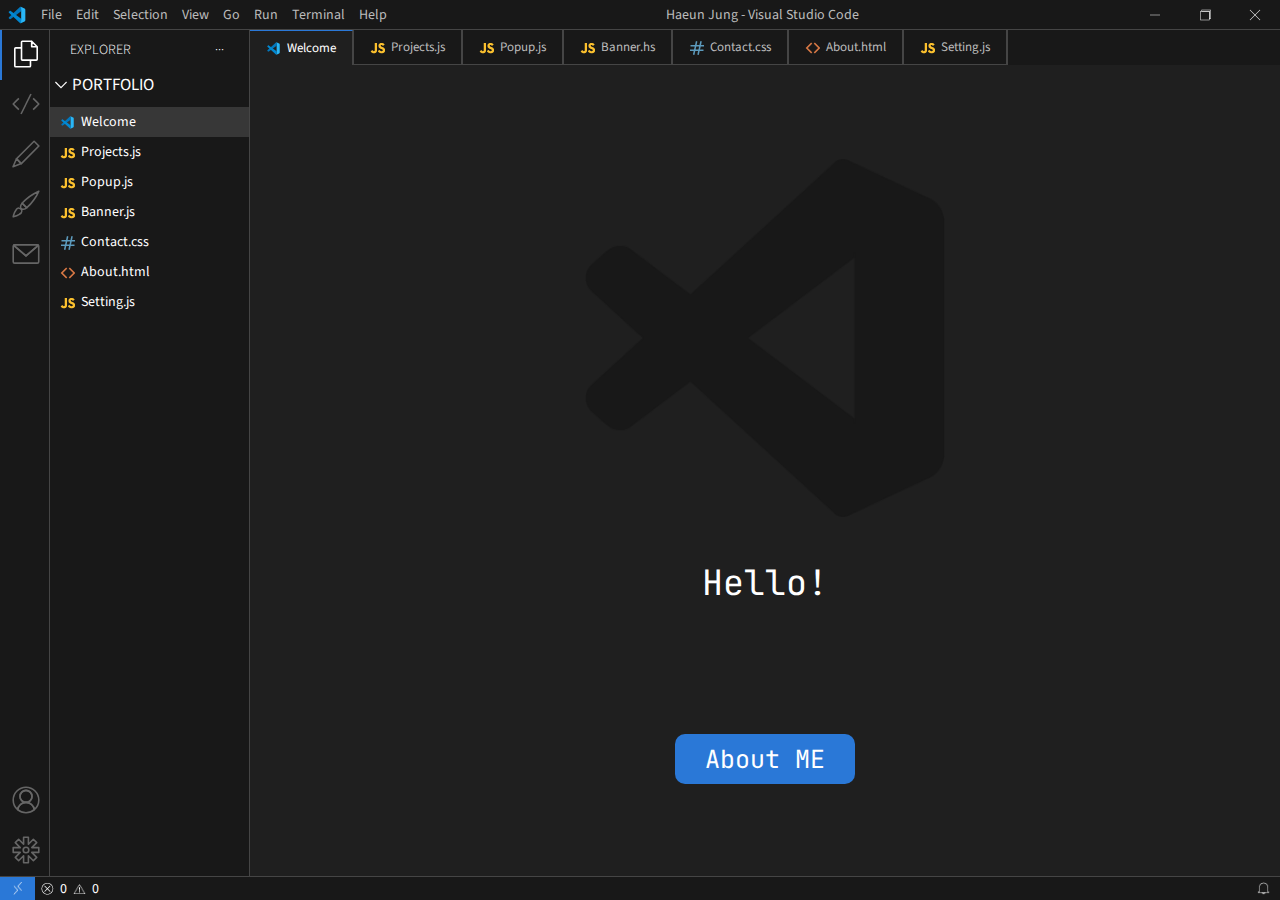
<file: index-first.html>
<!DOCTYPE html>
<html lang="en">

<head>
  <meta charset="UTF-8">
  <meta name="viewport" content="width=device-width, initial-scale=1.0">
  <link rel="icon" href="./img/VScode_icon.svg">
  <title>Haeun Profile - Visual Studio Code</title>
  <!-- css -->
  <link rel="stylesheet" href="./css/color.css">
  <link rel="stylesheet" href="./css/style.css">
  <link rel="stylesheet" href="./css/tab.css">
  <link rel="stylesheet" href="./css/mobile.css">
  <!-- js -->
  <script src="https://code.jquery.com/jquery-3.7.1.min.js"></script>
  <script src="./js/main.js"></script>
  <script src="./js/welcomeTyping.js"></script>
  <!-- font -->
  <link rel="preconnect" href="https://fonts.googleapis.com">
  <link rel="preconnect" href="https://fonts.gstatic.com" crossorigin>
  <link
    href="https://fonts.googleapis.com/css2?family=JetBrains+Mono:ital,wght@0,100;0,200;0,300;0,400;0,500;0,600;0,700;0,800;1,100;1,200;1,300;1,400;1,500;1,600;1,700;1,800&family=Nanum+Gothic:wght@400;700;800&family=Source+Sans+3:ital,wght@0,200;0,300;0,400;0,500;0,600;0,700;0,800;0,900;1,200;1,300;1,400;1,500;1,600;1,700;1,800;1,900&display=swap"
    rel="stylesheet">
</head>

<body>
  <div class="wrap">
    <header>
      <div class="windowBar">
        <h1>
          <a href="#">
            <img src="./img/VScode_icon.svg" alt="VScode_icon">
          </a>
        </h1>
        <ul class="windowBar_list">
          <li><a href="#">File</a></li>
          <li><a href="#">Edit</a></li>
          <li><a href="#">Selection</a></li>
          <li><a href="#">View</a></li>
          <li><a href="#">Go</a></li>
          <li><a href="#">Run</a></li>
          <li><a href="#">Terminal</a></li>
          <li><a href="#">Help</a></li>
        </ul>
      </div>
      <div class="windowTitle">
        <P>Haeun Jung - Visual Studio Code</P>
      </div>
      <div class="windowDeco">
        <ul>
          <li>
            <a href="#" class="windowBar_icon1">
              <img src="./img/windowBar_icon1.png" alt="windowBar_icon">
            </a>
          </li>
          <li>
            <a href="#" class="windowBar_icon2">
              <img src="./img/windowBar_icon2.png" alt="windowBar_icon">
            </a>
          </li>
          <li>
            <a href="#" class="windowBar_icon3">
              <img src="./img/windowBar_icon3.png" alt="windowBar_icon">
            </a>
          </li>
        </ul>
      </div>
    </header>
    <main>
      <div class="sideBar">
        <ul class="side_topList">
          <li class="on">
            <a href="#">
              <svg viewBox="0 0 35 35">
                <path class="st0" d="M31.5,8.4V24c0,0.6-0.5,1.1-1.1,1.1H13c-0.6,0-1.1-0.5-1.1-1.1V2.6c0-0.6,0.5-1.1,1.1-1.1h11.7v6.9H31.5z
                    M13,25.1c-0.6,0-1.1-0.5-1.1-1.1V9.9H4.6C4,9.9,3.5,10.4,3.5,11v21.4c0,0.6,0.5,1.1,1.1,1.1H22c0.6,0,1.1-0.5,1.1-1.1v-7.2H13z
                    M24.6,1.5v6.9h6.9L24.6,1.5z" />
              </svg>
              <div class="hiddenName">
                <p>Welcome</p>
              </div>
            </a>
          </li>
          <li>
            <a href="#">
              <svg viewBox="0 0 35 35">
                <g>
                  <path class="st0" d="M8.6,24.6c-2.4-2.4-4.7-4.7-7.1-7.1c2.4-2.4,4.7-4.7,7.1-7.1" />
                  <path class="st0" d="M26.4,10.4c2.4,2.4,4.7,4.7,7.1,7.1c-2.4,2.4-4.7,4.7-7.1,7.1" />
                  <line class="st0" x1="23.7" y1="5" x2="11.3" y2="30" />
                </g>
              </svg>
              <div class="hiddenName">
                <p>Projects</p>
              </div>
            </a>
          </li>
          <li>
            <a href="#">
              <svg viewBox="0 0 35 35">
                <g>
                  <rect x="15.4" y="0" transform="matrix(0.7071 0.7071 -0.7071 0.7071 16.723 -9.3368)" class="st0"
                    width="8.5" height="31.1" />
                  <polygon class="st0" points="11.7,29.5 5.6,23.5 1.3,33.5 	" />
                </g>
              </svg>
              <div class="hiddenName a">
                <p>Popup Design</p>
              </div>
            </a>
          </li>
          <li>
            <a href="#">
              <svg viewBox="0 0 35 35">
                <g>
                  <path class="st0"
                    d="M1.5,33.5c0.5-0.1,0.8-0.2,1.1-0.3c2.3-0.6,4.5-1.6,6.6-2.8c0.9-0.5,1.8-1,2.4-1.9c0.9-1.2,1-2.5,0.3-3.9
                                        c-0.6-1.3-1.8-2-3.2-2c-1.4-0.1-2.5,0.6-3.3,1.8c-1.6,2.2-2.7,4.7-3.5,7.3C1.8,32.2,1.7,32.8,1.5,33.5z" />
                  <g>
                    <path class="st0" d="M12.7,16.5c-2.3,2.5-2.5,5.7-1.4,6.8c1.2,1.2,4.4,1.2,7.1-1.1L12.7,16.5z" />
                    <path class="st0" d="M19.2,21.5c3.2-2.7,5.8-5.9,8.2-9.3c2.4-3.4,4.6-6.9,6.1-10.7c-7.6,3.5-14.4,8-20.1,14.2
                                            c-0.3,0.2-0.5,0.5-0.7,0.8l5.7,5.7C18.7,22,18.9,21.8,19.2,21.5z" />
                  </g>
                </g>
              </svg>
              <div class="hiddenName a">
                <p>Banner Design</p>
              </div>
            </a>
          </li>
          <li>
            <a href="#">
              <svg viewBox="0 0 35 35">
                <g>
                  <path class="st0" d="M32.9,6.6L17.5,19.8L2.1,6.6C1.7,6.9,1.5,7.4,1.5,7.9v19.2c0,1,0.8,1.8,1.8,1.8h28.3c1,0,1.8-0.8,1.8-1.8V7.9
                                        C33.5,7.4,33.3,6.9,32.9,6.6z" />
                  <path class="st0" d="M31.7,6.1c0.5,0,0.9,0.2,1.2,0.5" />
                  <path class="st0" d="M2.1,6.6c0.3-0.3,0.8-0.5,1.2-0.5" />
                  <path class="st0"
                    d="M32.9,6.6c-0.3-0.3-0.8-0.5-1.2-0.5H3.3c-0.5,0-0.9,0.2-1.2,0.5l15.4,13.2L32.9,6.6z" />
                </g>
              </svg>
              <div class="hiddenName">
                <p>Contact</p>
              </div>
            </a>
          </li>
          <!-- <li>
                        <a href="#">
                            <svg viewBox="0 0 35 35">
                                <path class="st0" d="M14.5,7.5v13h-13V8.7C1.5,8,2,7.5,2.7,7.5H14.5z M1.5,20.5v11.8c0,0.7,0.5,1.2,1.2,1.2h11.8v-13H1.5z
                                     M14.5,20.5v13h11.8c0.7,0,1.2-0.5,1.2-1.2V20.5H14.5z M32.3,1.5H20.5v13h13V2.7C33.5,2,33,1.5,32.3,1.5z"/>
                            </svg>
                            <div class="hiddenName a">
                                <p>Code Examples</p>
                            </div>
                        </a>
                    </li> -->
        </ul>
        <ul class="side_bottomList">
          <li>
            <a href="#">
              <svg viewBox="0 0 35 35">
                <g>
                  <path class="st0"
                    d="M33.5,17.5c0-8.8-7.2-16-16-16s-16,7.2-16,16c0,4.9,2.2,9.2,5.6,12.1c0.7-5.2,5.1-9.1,10.4-9.1
                                        c-4.1,0-7.5-3.4-7.5-7.5s3.4-7.5,7.5-7.5S25,8.9,25,13s-3.4,7.5-7.5,7.5c5.3,0,9.7,4,10.4,9.1C31.3,26.7,33.5,22.4,33.5,17.5z" />
                  <circle class="st0" cx="17.5" cy="13" r="7.5" />
                  <path class="st0"
                    d="M17.5,20.5c-5.3,0-9.7,4-10.4,9.1c2.8,2.4,6.4,3.9,10.4,3.9s7.6-1.5,10.4-3.9C27.2,24.5,22.8,20.5,17.5,20.5z" />
                </g>
              </svg>
              <div class="hiddenName a">
                <p>About</p>
              </div>
            </a>
          </li>
          <li>
            <a href="#">
              <svg viewBox="0 0 35 35">
                <path class="st0" d="M33.5,14.5h-8.8l6.2-6.2l-4.2-4.2l-6.2,6.2V1.5h-6v8.8L8.3,4.1L4.1,8.3l6.2,6.2H1.5v6h8.8l-6.2,6.2l4.2,4.2
                                    l6.2-6.2v8.8h6v-8.8l6.2,6.2l4.2-4.2l-6.2-6.2h8.8V14.5z M17.5,21c-1.9,0-3.5-1.6-3.5-3.5s1.6-3.5,3.5-3.5s3.5,1.6,3.5,3.5
                                    S19.4,21,17.5,21z" />
              </svg>
              <div class="hiddenName a">
                <p>Setting</p>
              </div>
            </a>
          </li>
        </ul>
      </div>
      <div class="explorer">
        <h3>
          EXPLORER
          <span>&middot;&middot;&middot;</span>
        </h3>
        <ul>
          <li>
            <a href="#" class="portfolioButton">
              <svg class="portfolioMenuSVG" viewBox="0 0 10.22 5.82">
                <path class="menuSVG" d="M9.86.35c-1.58,1.59-3.16,3.17-4.75,4.76L.35.35" />
              </svg>
              PORTFOLIO
            </a>
            <ul class="portfolioList open">
              <li class="active">
                <a href="#">
                  <img src="./img/VScode_icon.svg" alt="Welcome">
                  Welcome
                </a>
              </li>
              <li>
                <a href="#">
                  <img src="./img/js.png" alt="js">
                  Projects.js
                </a>
              </li>
              <li>
                <a href="#">
                  <img src="./img/js.png" alt="js">
                  Popup.js
                </a>
              </li>
              <li>
                <a href="#">
                  <img src="./img/js.png" alt="js">
                  Banner.js
                </a>
              </li>
              <li>
                <a href="#">
                  <img src="./img/css.png" alt="css">
                  Contact.css
                </a>
              </li>
              <!-- <li>
                                <a href="#">
                                    <img src="./img/js.png" alt="js">
                                    CodeExamples.js
                                </a>
                            </li> -->
              <li>
                <a href="#">
                  <img src="./img/html.png" alt="html">
                  About.html
                </a>
              </li>
              <li>
                <a href="#">
                  <img src="./img/js.png" alt="js">
                  Setting.js
                </a>
              </li>
            </ul>
          </li>
        </ul>
      </div>
      <div class="main_Layout">
        <div class="mainTabDiv">
          <ul class="mainTab">
            <li class="active">
              <a href="#">
                <img src="./img/VScode_icon.svg" alt="Welcome">
                Welcome
              </a>
            </li>
            <li>
              <a href="#">
                <img src="./img/js.png" alt="js">
                Projects.js
              </a>
            </li>
            <li>
              <a href="#">
                <img src="./img/js.png" alt="js">
                Popup.js
              </a>
            </li>
            <li>
              <a href="#">
                <img src="./img/js.png" alt="js">
                Banner.hs
              </a>
            </li>
            <li>
              <a href="#">
                <img src="./img/css.png" alt="css">
                Contact.css
              </a>
            </li>
            <!-- <li>
                            <a href="#">
                                <img src="./img/js.png" alt="js">
                                CodeExamples.js
                            </a>
                        </li> -->
            <li>
              <a href="#">
                <img src="./img/html.png" alt="html">
                About.html
              </a>
            </li>
            <li>
              <a href="#">
                <img src="./img/js.png" alt="js">
                Setting.js
              </a>
            </li>
            <li></li>
          </ul>
        </div>
        <div class="mainContent">
          <ul class="mainContentList">
            <!-- welcome -->
            <li class="active welcome">
              <div class="welcomeImg">
                <img src="./img/welcomeBG.png" alt="welcomeBG">
              </div>
              <div class="typing-txt">
                <ul>
                  <li>Hello!</li>
                  <li>Web Publisher</li>
                  <li>Haeun Portfolio.</li>
                </ul>
              </div>
              <div class="typing">
                <ul>
                  <li></li>
                  <li></li>
                  <li></li>
                </ul>
              </div>
              <p class="welcomeAbout">About ME</p>
            </li>
            <li class="Projects">
              <h2>Projects💻</h2>
              <ul class="projects_Lists">
                <li>
                  <div class="projects_img">
                    <img src="./img/redesign_pet.PNG" alt="펫시터사이트를 리디자인 하였습니다">
                  </div>
                  <div class="projects_txt">
                    <h3>Redesign - Pet sitter </h3>
                    <p>
                      펫시터 사이트를 리디자인 하였습니다.
                    </p>
                    <div>
                      <span>#html</span><span>#css</span><span>#javascript</span><span>#jquery</span><span>#반응형</span><span>#모바일</span><span>#태블릿</span><span>#작업기여도100%</span>
                    </div>
                    <a class="projects_design" target="_blank" href="./projectsDesign.html">디자인 기획</a>
                    <div class="projects_direct">
                      <a target="_blank" href="">GitHub</a>
                      <a target="_blank" href="http://s2haeun.dothome.co.kr/">Web site</a>
                    </div>
                  </div>

                </li>
                <li>
                  <div class="projects_img">
                    <img src="./img/redesign_volvo.PNG" alt="볼보 사이트를 리디자인 하였습니다.">
                  </div>
                  <div class="projects_txt">
                    <h3>Redesign - Volvo</h3>
                    <p>
                      볼보 사이트를 리디자인 하였습니다.

                    </p>
                    <div>
                      <span>#html</span><span>#css</span><span>#javascript</span><span>#jquery</span><span>#PC</span><span>#1920
                        x 1080 최적화</span><span>#작업기여도100%</span>
                    </div>
                    <div class="projects_direct">
                      <a target="_blank" href="https://github.com/s2haeun/redesignVolvo">GitHub</a>
                      <a target="_blank" href="https://s2haeun.github.io/redesignVolvo/">Web site</a>
                    </div>
                  </div>

                </li>
                <li>
                  <div class="projects_img">
                    <img src="./img/portfolio2023.png" alt="2020년도에 제작한 웹퍼블리셔 포트폴리오 사이트입니다.">
                  </div>
                  <div class="projects_txt">
                    <h3>Portfolio - 2023</h3>
                    <p>
                      2023년도에 제작한 웹퍼블리셔 포트폴리오 사이트입니다.
                    </p>
                    <div>
                      <span>#html</span><span>#css</span><span>#javascript</span><span>#jquery</span><span>#PC</span><span>#SVG</span><span>#한붓그리기</span><span>#1920
                        x 1080 최적화</span><span>#작업기여도100%</span>
                    </div>
                    <div class="projects_direct">
                      <a target="_blank" href="https://github.com/s2haeun/haeunProfile">GitHub</a>
                      <a target="_blank" href="https://s2haeun.github.io/haeunProfile/">Web site</a>
                    </div>
                  </div>
                </li>
              </ul>
            </li>
            <li class="popup">
              <h2>Popup Design✍</h2>
              <div class="popupContent">
                <div class="card_wrap">
                  <div class="card">
                    <div class="card_front"><img src="./img/popup/1_newIn.png" alt="newIn"></div>
                    <div class="card_back">
                      <h5>NEW IN</h5>
                      <p>
                        구하다 앱 홍보를 주제로
                        팝업 디자인을 하였습니다.
                        입체적인 3D 풍선 효과와
                        택배박스로 신제품을 표현하였습니다.
                      </p>
                    </div>
                  </div>
                </div>
                <div class="card_wrap">
                  <div class="card">
                    <div class="card_front"><img src="./img/popup/2_coupon.png" alt="쿠폰원정대"></div>
                    <div class="card_back">
                      <h5>COUPON EVENT</h5>
                      <p>
                        쿠폰 이벤트를 주제로
                        팝업 디자인을 하였습니다.
                        네온 효과를 활용하여 주목성을 높였습니다.
                      </p>
                    </div>
                  </div>
                </div>
                <div class="card_wrap">
                  <div class="card">
                    <div class="card_front"><img src="./img/popup/3_donut.png" alt="도넛신제품홍보"></div>
                    <div class="card_back">
                      <h5>NEW DOUGHNUT</h5>
                      <p>
                        신제품 도넛 홍보를 주제로
                        팝업 디자인을 하였습니다.
                        선명한 노란 배경 위에 풍부한 컬러의
                        신제품 도넛이 돋보이게 표현하였습니다.
                      </p>
                    </div>
                  </div>
                </div>
                <div class="card_wrap">
                  <div class="card">
                    <div class="card_front"><img src="./img/popup/4_ETIQA.png" alt="에티카신제품홍보"></div>
                    <div class="card_back">
                      <h5>ETIQA</h5>
                      <p>
                        에티카 신제품 홍보를 주제로
                        팝업 디자인을 하였습니다.
                        폴라로이드에는 제품의 이미지가
                        담겨 있어 제품의 특징과 매력을 강조합니다
                      </p>
                    </div>
                  </div>
                </div>
                <div class="card_wrap">
                  <div class="card">
                    <div class="card_front"><img src="./img/popup/5_winterSale.png" alt="겨울세일"></div>
                    <div class="card_back">
                      <h5>WINTER SALE</h5>
                      <p>
                        스포츠 의류 겨울 세일을 주제로
                        팝업 디자인을 하였습니다.
                        운동하는 이미지 사용으로
                        에너지와 활기를 시각적으로 표현하였습니다.
                      </p>
                    </div>
                  </div>
                </div>
                <div class="card_wrap">
                  <div class="card">
                    <div class="card_front"><img src="./img/popup/6_nike.png" alt="나이키"></div>
                    <div class="card_back">
                      <h5>NIKE</h5>
                      <p>
                        나이키를 주제로 팝업 디자인을 하였습니다.
                        'NIKE'로고와 같은 폰트로 디자인하었으며,
                        내부 그림자 효과로 깊이와 입체감을
                        표현하였습니다.
                      </p>
                    </div>
                  </div>
                </div>
                <div class="card_wrap">
                  <div class="card">
                    <div class="card_front"><img src="./img/popup/7_lucky-summer.png" alt="여름세일"></div>
                    <div class="card_back">
                      <h5>SUMMER EVENT</h5>
                      <p>
                        여름 시즌 이벤트를 주제로
                        팝업 디자인을 하였습니다.
                        야자수가 보이는 여름 밤과
                        네온 라이트의 감각을 표현한 디자인입니다.
                      </p>
                    </div>
                  </div>
                </div>
                <div class="card_wrap">
                  <div class="card">
                    <div class="card_front"><img src="./img/popup/8_christmas2.png" alt="크리스마스"></div>
                    <div class="card_back">
                      <h5>CHRISTMAS</h5>
                      <p>
                        크리스마스 주제로 팝업 디자인을 하였습니다.
                        타이포그래피의 간격과 크기를 조절하여
                        크리스마스 트리를 표현했습니다.
                      </p>
                    </div>
                  </div>
                </div>
                <div class="card_wrap">
                  <div class="card">
                    <div class="card_front"><img src="./img/popup/9_happy_new_year_2024-2.png" alt="2024새해"></div>
                    <div class="card_back">
                      <h5>HAPPY NEW YEAR</h5>
                      <p>
                        새해를 주제로 팝업 디자인을 하였습니다.
                        글자를 3D로 표현하여 통통튀게 보이는
                        현란하고 경쾌한 디자인을 만들었습니다.
                      </p>
                    </div>
                  </div>
                </div>
                <div class="card_wrap">
                  <div class="card">
                    <div class="card_front"><img src="./img/popup/10_coolsale.png" alt="여름세일"></div>
                    <div class="card_back">
                      <h5>SUMMER SALE</h5>
                      <p>
                        여름 시즌 할인을 주제로
                        팝업 디자인을 하였습니다.
                        쨍하고 밝은 컬러를 사용하여
                        시원한 수영장의 모습을 표현하였습니다.
                      </p>
                    </div>
                  </div>
                </div>
                <div class="card_wrap">
                  <div class="card">
                    <div class="card_front"><img src="./img/popup/11_black-friday.png" alt="블랙프라이데이"></div>
                    <div class="card_back">
                      <h5>BLACK FRIDAY SALE</h5>
                      <p>
                        블랙프라이데이 할인을 주제로
                        팝업 디자인을 하였습니다.
                        블랙프라이데이 쇼핑백을 표현하였습니다.
                      </p>
                    </div>
                  </div>
                </div>
                <div class="card_wrap">
                  <div class="card">
                    <div class="card_front"><img src="./img/popup/12_happy_birthday.png" alt="생일카드"></div>
                    <div class="card_back">
                      <h5>BIRTHDAY</h5>
                      <p>
                        생일을 주제로 팝업 디자인을 하였습니다.
                        딸기 케이크와 어울리는 컬러로
                        생일 축하 카드를 표현하였습니다.
                      </p>
                    </div>
                  </div>
                </div>
                <div class="card_wrap">
                  <div class="card">
                    <div class="card_front"><img src="./img/popup/13_christmas.png" alt="크리스마스"></div>
                    <div class="card_back">
                      <h5>COUPON EVENT</h5>
                      <p>
                        쿠폰 이벤트를 주제로
                        팝업 디자인을 하였습니다.
                        네온 효과를 활용하여 주목성을 높였습니다.
                      </p>
                    </div>
                  </div>
                </div>
                <div class="card_wrap">
                  <div class="card">
                    <div class="card_front"><img src="./img/popup/14_happy_new_year_2024.png" alt="2024새해"></div>
                    <div class="card_back">
                      <h5>HAPPY NEW YEAR</h5>
                      <p>
                        새해를 주제로 팝업 디자인을 하였습니다.
                        숫자 "2024"를 타이포그래피로 조각하여
                        현대적이고 독특한 디자인을 만들었습니다.
                      </p>
                    </div>
                  </div>
                </div>
                <div class="card_wrap">
                  <div class="card">
                    <div class="card_front"><img src="./img/popup/15_bulldogAmpoule.png" alt="불독앰플"></div>
                    <div class="card_back">
                      <h5>BULLDOG AMPOULE</h5>
                      <p>
                        불독 앰플 홍보를 주제로
                        팝업 디자인을 하였습니다.
                        현대적이면서도 고급스러운 분위기를
                        표현하였습니다.
                      </p>
                    </div>
                  </div>
                </div>
                <div class="card_wrap">
                  <div class="card">
                    <div class="card_front"><img src="./img/popup/16_seasonSale.png" alt="시즌세일"></div>
                    <div class="card_back">
                      <h5>SEASON SALE</h5>
                      <p>
                        시즌 세일을 주제로 팝업 디자인을 하였습니다.
                        글자는 부드럽게 모여있어서 마치 실제 털이
                        뭉쳐 있는 듯한 형태를 표현하였습니다.
                      </p>
                    </div>
                  </div>
                </div>

              </div>
            </li>
            <li class="banner">
              <h2>Banner Design✍</h2>
              <ul class="bannerLists">
                <li>
                  <div class="bannerImg">
                    <img src="./img/banner/mintChocolate-banner.jpg" alt="민트초코홍보배너">
                  </div>
                  <div class="bannerTxt">
                    <h4>민트초코 홍보 배너</h4>
                    <p>
                      민트초코 홍보를 주제로 배너 디자인을 하였습니다.
                      민트초코의 시각적인 매력을 최대한 강조하여,
                      소비자가 제품을 빠르게 발견하고 맛보도록 유도하는 디자인입니다.
                    </p>
                  </div>
                </li>
                <li>
                  <div class="bannerImg">
                    <img src="./img/banner/soldOut.jpg" alt="고민하면 품절 이벤트 배너">
                  </div>
                  <div class="bannerTxt">
                    <h4>고민하면 품절 이벤트 배너</h4>
                    <p>
                      고민하면 품절 이벤트를 주제로 배너 디자인을 하였습니다.
                      제품의 한정판인 것을 강조하며,
                      "고민하면 품절! 격한 만족"을 짧고 강렬하게 줄여
                      "고품격"으로 표현하였습니다.
                    </p>
                  </div>
                </li>
                <li>
                  <div class="bannerImg">
                    <img src="./img/banner/blackFriday-banner.jpg" alt="블랙프라이데이 이벤트 배너">
                  </div>
                  <div class="bannerTxt">
                    <h4>블랙프라이데이 이벤트 배너</h4>
                    <p>
                      블랙프라이데이 이벤트를 주제로 배너 디자인을 하였습니다.
                      검정색과 보라색을 주요 컬러로 활용하여
                      현대적이고 독특한 블랙 프라이데이 이벤트를 강조한 배너 디자인입니다.
                    </p>
                  </div>
                </li>
                <li>
                  <div class="bannerImg">
                    <img src="./img/banner/christmas-banner.jpg" alt="크리스마스 세일 배너">
                  </div>
                  <div class="bannerTxt">
                    <h4>크리스마스 세일 배너</h4>
                    <p>
                      크리스마스 세일을 주제로 배너 디자인을 하였습니다.
                      텍스트를 귀여운 양말과 모자로 장식하여
                      크리스마스 분위기를 담아냈습니다.
                    </p>
                  </div>
                </li>
                <li>
                  <div class="bannerImg">
                    <img src="./img/banner/adolescent_banner.png.jpg" alt="청소년 브랜드 페스티벌 배너">
                  </div>
                  <div class="bannerTxt">
                    <h4>청소년 브랜드 페스티벌 배너</h4>
                    <p>
                      청소년 브랜드 페스티벌을 주제로 배너 디자인을 하였습니다.
                      낙서들은 청소년들의 다양한 관심사와 창의성을 반영하며,
                      활기찬 페스피발의 분위기를 표현하였습니다.
                    </p>
                  </div>
                </li>
                <li>
                  <div class="bannerImg">
                    <img src="./img/banner/money-banner.jpg" alt="소상공인 긴급대출 홍보 배너">
                  </div>
                  <div class="bannerTxt">
                    <h4>소상공인 긴급대출 홍보 배너</h4>
                    <p>
                      소상공인 긴급대출 홍보를 주제로 배너 디자인을 하였습니다.
                      노란 동전들은 화려하게 반짝이며,
                      금전적인 요소를 강조하여 긴급대출을 시각적으로 표현했습니다.
                    </p>
                  </div>
                </li>
              </ul>

            </li>
            <li class="contact">
              <h2>Contact me📞</h2>
              <div class="contactImg">
                <img src="./img/haeunSun.png" alt="하은아이콘">
                <div class="contactTxtBox">
                  <svg viewBox="0 0 400 400">
                    <g>
                      <path d="M135.7,36.98c3.13-1.36,6.78-0.41,8.63,3.85c2.17,5-0.96,16.16-3.41,22.87c-6.45-2.47-16.33-7.41-19.08-13.75
                                                c-1.42-3.27-0.18-6.88,3.2-8.35c3.33-1.44,5.32-0.11,7.21,1.97C132.06,41.2,132.32,38.45,135.7,36.98z M139.77,60.89
                                                c1.54-4.86,4.94-13.67,2.69-18.87c-1.37-3.16-3.26-4.23-6.18-2.96c-2.25,0.98-1.76,3.74-1.67,5.66c0.2,0.93-0.31,1.69-1.02,2
                                                c-0.71,0.31-1.62,0.16-2.22-0.59c-0.69-0.88-2.63-3.79-4.99-2.77c-2.76,1.2-3.46,3.23-2.17,6.21c2.7,6.23,10.38,9.35,15.44,11.37
                                                L139.77,60.89z" />
                      <path
                        d="M172.82,52.77c-1.38,0.25-2.63,0.22-3.76-0.11c-1.12-0.33-2.05-0.94-2.79-1.82c-0.74-0.88-1.23-1.98-1.48-3.31l-1.82-9.88
                                                c-0.25-1.34-0.18-2.55,0.2-3.63c0.38-1.08,1.03-1.97,1.96-2.68c0.93-0.71,2.09-1.19,3.47-1.44c1.38-0.25,2.63-0.21,3.74,0.13
                                                c1.11,0.34,2.04,0.94,2.78,1.81c0.74,0.86,1.23,1.96,1.48,3.31l-3.29,0.61c-0.21-1.16-0.68-1.99-1.4-2.48
                                                c-0.72-0.5-1.64-0.64-2.76-0.44s-1.93,0.67-2.44,1.4c-0.51,0.72-0.66,1.66-0.45,2.79l1.83,9.91c0.21,1.14,0.68,1.96,1.42,2.47
                                                c0.73,0.51,1.66,0.66,2.78,0.45c1.12-0.21,1.92-0.67,2.42-1.41c0.5-0.73,0.64-1.67,0.43-2.81l3.29-0.61
                                                c0.24,1.32,0.18,2.52-0.2,3.6s-1.03,1.98-1.95,2.69C175.35,52.03,174.2,52.52,172.82,52.77z" />
                      <path
                        d="M190.47,50.58c-1.4,0.09-2.64-0.1-3.7-0.58c-1.06-0.47-1.91-1.19-2.53-2.14s-0.97-2.1-1.05-3.44l-0.28-4.39
                                                c-0.09-1.36,0.12-2.55,0.61-3.56c0.5-1.01,1.24-1.82,2.24-2.42c1-0.6,2.2-0.95,3.6-1.03c1.4-0.09,2.64,0.1,3.7,0.58
                                                s1.91,1.18,2.53,2.12c0.62,0.95,0.97,2.1,1.06,3.46l0.28,4.39c0.08,1.34-0.12,2.52-0.62,3.55s-1.24,1.84-2.24,2.44
                                                C193.08,50.15,191.88,50.49,190.47,50.58z M190.29,47.64c1.13-0.07,1.99-0.44,2.57-1.11c0.58-0.67,0.83-1.59,0.76-2.77l-0.28-4.39
                                                c-0.07-1.2-0.44-2.08-1.1-2.66c-0.66-0.58-1.55-0.83-2.69-0.76c-1.11,0.07-1.97,0.43-2.56,1.09s-0.85,1.59-0.77,2.78l0.28,4.39
                                                c0.07,1.18,0.44,2.06,1.11,2.65C188.28,47.45,189.18,47.71,190.29,47.64z" />
                      <path d="M201.72,49.86l0.94-17.02l3.31,0.18l-0.18,3.25l0.8,0.04l-0.85,0.73c0.08-1.36,0.54-2.4,1.38-3.12
                                                c0.85-0.72,1.98-1.04,3.41-0.96c1.69,0.09,3.01,0.71,3.96,1.85s1.38,2.63,1.27,4.46l-0.62,11.33l-3.34-0.18l0.61-10.96
                                                c0.06-1.11-0.19-1.99-0.76-2.62c-0.56-0.63-1.36-0.98-2.39-1.03c-1.05-0.06-1.9,0.21-2.54,0.81c-0.64,0.6-1,1.49-1.06,2.69
                                                l-0.59,10.74L201.72,49.86z" />
                      <path d="M228.07,52.61c-1.53-0.27-2.64-0.9-3.35-1.88c-0.71-0.99-0.93-2.22-0.67-3.71l1.6-9.07l-4.64-0.82l0.53-2.99l4.64,0.82
                                                l0.83-4.73l3.3,0.58l-0.83,4.73l6.56,1.16l-0.53,2.99l-6.56-1.16l-1.6,9.07c-0.2,1.16,0.25,1.84,1.37,2.04l4.58,0.81l-0.53,2.99
                                                L228.07,52.61z" />
                      <path
                        d="M241.95,56.26c-1.7-0.52-2.91-1.36-3.62-2.54c-0.71-1.18-0.84-2.53-0.37-4.05c0.47-1.54,1.36-2.6,2.66-3.16
                                                c1.31-0.56,2.87-0.57,4.69-0.02l4.54,1.38l0.46-1.51c0.27-0.89,0.2-1.67-0.2-2.33c-0.4-0.66-1.11-1.15-2.12-1.45
                                                c-0.89-0.27-1.69-0.3-2.4-0.1c-0.71,0.21-1.21,0.61-1.5,1.21l-3.14-0.96c0.62-1.41,1.65-2.37,3.1-2.88
                                                c1.44-0.51,3.06-0.5,4.86,0.05c1.94,0.59,3.32,1.54,4.15,2.86s0.99,2.82,0.48,4.5l-3.39,11.15l-3.11-0.95l0.91-3l-0.53-0.16
                                                l0.71-0.43c-0.36,1.19-1.1,1.99-2.23,2.42C244.76,56.73,243.45,56.71,241.95,56.26z M243.65,54.08c1.15,0.35,2.18,0.34,3.1-0.01
                                                c0.92-0.36,1.52-0.99,1.79-1.9l0.65-2.14l-4.48-1.36c-0.83-0.25-1.56-0.22-2.18,0.08c-0.62,0.31-1.05,0.86-1.29,1.65
                                                c-0.25,0.83-0.17,1.58,0.26,2.23C241.92,53.29,242.64,53.78,243.65,54.08z" />
                      <path
                        d="M260.5,63.04c-1.29-0.57-2.31-1.31-3.07-2.22c-0.76-0.91-1.2-1.94-1.31-3.09c-0.12-1.15,0.1-2.33,0.64-3.56l1.8-4.08
                                                c0.55-1.25,1.29-2.21,2.21-2.89c0.92-0.68,1.97-1.04,3.16-1.1c1.19-0.05,2.42,0.2,3.71,0.77c1.87,0.83,3.16,1.98,3.86,3.46
                                                c0.7,1.48,0.7,3.09,0.01,4.82l-3.06-1.35c0.34-0.91,0.33-1.74-0.02-2.48c-0.35-0.74-1.01-1.33-1.97-1.75
                                                c-1.04-0.46-1.99-0.53-2.85-0.22s-1.52,0.99-1.99,2.05l-1.81,4.11c-0.47,1.06-0.53,2.01-0.18,2.87c0.35,0.85,1.04,1.51,2.08,1.97
                                                c0.96,0.43,1.84,0.52,2.62,0.28c0.78-0.24,1.4-0.79,1.85-1.66l3.06,1.35c-0.81,1.68-2,2.76-3.56,3.24S262.37,63.86,260.5,63.04z" />
                      <path d="M278.05,71.86c-1.33-0.79-2.16-1.77-2.47-2.94c-0.31-1.17-0.09-2.41,0.68-3.7l4.7-7.92l-4.05-2.4l1.55-2.61l4.05,2.4
                                                l2.45-4.13l2.88,1.71l-2.45,4.13l5.73,3.4l-1.55,2.61l-5.73-3.4l-4.7,7.92c-0.6,1.01-0.41,1.81,0.56,2.39l4,2.37l-1.55,2.61
                                                L278.05,71.86z" />
                      <path
                        d="M299.52,87.52l11.92-12.19l2,1.95l-1.52,1.55l0.44,0.43l-0.79,0.14c0.67-0.68,1.38-1.04,2.15-1.09
                                                c0.77-0.05,1.46,0.24,2.08,0.84c0.67,0.65,0.92,1.41,0.78,2.28s-0.66,1.76-1.54,2.66l0.57-1.65l0.84,0.82l-0.81,0.12
                                                c0.67-0.68,1.38-1.04,2.16-1.08c0.77-0.04,1.48,0.25,2.11,0.88c0.75,0.74,1.07,1.6,0.94,2.59c-0.13,0.99-0.65,1.96-1.58,2.9
                                                l-9.08,9.29l-2.13-2.08l9.02-9.22c0.45-0.46,0.7-0.91,0.74-1.36c0.05-0.45-0.12-0.85-0.48-1.21c-0.37-0.36-0.77-0.52-1.21-0.47
                                                c-0.44,0.05-0.88,0.3-1.33,0.76l-9.04,9.24l-1.79-1.76l9.02-9.22c0.46-0.47,0.71-0.93,0.74-1.38s-0.14-0.86-0.53-1.23
                                                c-0.37-0.36-0.77-0.51-1.19-0.45c-0.42,0.06-0.86,0.32-1.31,0.78l-9.04,9.24L299.52,87.52z" />
                      <path d="M316.68,106.22c-0.87-1.08-1.42-2.2-1.64-3.35c-0.23-1.16-0.13-2.26,0.29-3.32s1.15-2,2.18-2.83l3.48-2.8
                                                c1.05-0.84,2.13-1.35,3.24-1.53c1.11-0.18,2.21-0.04,3.29,0.43c1.08,0.47,2.06,1.24,2.92,2.32c0.88,1.09,1.43,2.22,1.65,3.36
                                                c0.22,1.15,0.12,2.25-0.29,3.3s-1.15,2-2.19,2.84l-2.37,1.9l-6.61-8.21l-1.11,0.89c-0.98,0.79-1.53,1.64-1.65,2.54
                                                c-0.12,0.91,0.2,1.83,0.95,2.76c0.61,0.76,1.23,1.26,1.88,1.51c0.64,0.25,1.26,0.23,1.87-0.07l2.08,2.58
                                                c-1.28,0.71-2.65,0.86-4.09,0.43C319.11,108.56,317.82,107.64,316.68,106.22z M326.8,102.77l0.82-0.66
                                                c0.97-0.78,1.52-1.62,1.66-2.53s-0.16-1.83-0.91-2.77c-0.74-0.92-1.57-1.41-2.5-1.47c-0.93-0.06-1.88,0.3-2.86,1.09l-0.6,0.49
                                                l4.77,5.87L326.8,102.77z" />
                      <path d="M363.76,137.57c1.32,3.14,0.33,6.79-3.95,8.59c-5.03,2.12-16.16-1.14-22.84-3.68c2.55-6.42,7.6-16.25,13.97-18.93
                                                c3.29-1.38,6.88-0.1,8.32,3.3c1.41,3.34,0.05,5.33-2.06,7.19C359.58,133.88,362.33,134.17,363.76,137.57z M339.79,141.36
                                                c4.84,1.6,13.62,5.1,18.85,2.9c3.17-1.33,4.27-3.21,3.03-6.15c-0.95-2.26-3.72-1.8-5.64-1.73c-0.93,0.19-1.69-0.33-1.99-1.05
                                                c-0.3-0.71-0.14-1.62,0.62-2.21c0.89-0.68,3.82-2.58,2.83-4.96c-1.17-2.77-3.19-3.5-6.19-2.24c-6.26,2.63-9.47,10.27-11.55,15.32
                                                L339.79,141.36z" />
                      <path
                        d="M347.53,172.69l19.28-3.32l-1.03-5.96l3.06-0.53l2.62,15.21l-3.06,0.53l-1.03-5.96l-19.28,3.32L347.53,172.69z" />
                      <path d="M349.45,185.47l22.6-1.16l0.17,3.34l-5.57,0.29l-3.25,0.14l0.04,0.81l-0.82-0.77c1.36-0.07,2.45,0.28,3.25,1.04
                                                c0.8,0.77,1.24,1.86,1.32,3.28c0.09,1.69-0.38,3.07-1.42,4.14c-1.03,1.07-2.47,1.65-4.3,1.74l-11.33,0.58l-0.17-3.34l10.96-0.56
                                                c1.11-0.06,1.97-0.4,2.55-1.03c0.59-0.63,0.86-1.46,0.8-2.49c-0.05-1.05-0.42-1.87-1.1-2.44c-0.68-0.58-1.62-0.83-2.82-0.77
                                                l-10.74,0.55L349.45,185.47z" />
                      <path
                        d="M349.47,208.39c0.12-1.77,0.67-3.14,1.66-4.1c0.99-0.96,2.27-1.39,3.86-1.28c1.61,0.11,2.83,0.73,3.68,1.88
                                                c0.85,1.14,1.21,2.66,1.08,4.56l-0.32,4.73l1.58,0.11c0.93,0.06,1.67-0.18,2.22-0.72c0.55-0.54,0.87-1.34,0.94-2.39
                                                c0.06-0.93-0.09-1.71-0.45-2.36c-0.36-0.65-0.87-1.04-1.52-1.19l0.22-3.28c1.51,0.29,2.68,1.07,3.51,2.36
                                                c0.83,1.29,1.18,2.87,1.05,4.75c-0.13,2.02-0.75,3.58-1.85,4.69c-1.1,1.11-2.53,1.6-4.28,1.49l-11.63-0.77l0.22-3.25l3.12,0.21
                                                l0.04-0.56l0.58,0.6c-1.24-0.08-2.19-0.62-2.86-1.62S349.36,209.96,349.47,208.39z M351.97,209.55c-0.08,1.2,0.16,2.2,0.72,3.01
                                                c0.56,0.81,1.31,1.25,2.26,1.32l2.23,0.15l0.31-4.67c0.06-0.87-0.13-1.57-0.57-2.1c-0.44-0.54-1.07-0.83-1.9-0.89
                                                c-0.87-0.06-1.57,0.2-2.12,0.76C352.35,207.69,352.04,208.5,351.97,209.55z" />
                      <path d="M348.64,221.35l16.76,3.16l-0.61,3.26l-3.2-0.6l-0.15,0.79l-0.61-0.94c1.34,0.25,2.31,0.85,2.91,1.78
                                                c0.6,0.93,0.77,2.1,0.51,3.5c-0.31,1.67-1.1,2.89-2.35,3.69c-1.25,0.79-2.79,1.02-4.59,0.68l-11.15-2.1l0.62-3.29l10.78,2.03
                                                c1.1,0.21,2,0.07,2.7-0.41c0.7-0.48,1.15-1.22,1.34-2.24c0.2-1.04,0.04-1.91-0.47-2.63c-0.51-0.72-1.35-1.18-2.53-1.41l-10.57-1.99
                                                L348.64,221.35z" />
                      <path d="M345.03,239.03l21.57,6.83l-1.01,3.19l-11.85-3.75l-0.91,2.87l5.17,6.38l-1.14,3.61l-6.17-7.64l-10.12,2.58l1.16-3.67
                                                l8.35-2.14l0.91-2.87l-6.97-2.21L345.03,239.03z" />
                      <path
                        d="M325.49,271.63l4.34,5.51l17.02,2.93l-1.92,3.15l-10.06-1.96c-0.43-0.09-0.93-0.23-1.5-0.4s-1.04-0.32-1.41-0.42
                                                c0.27,0.26,0.62,0.61,1.04,1.03c0.42,0.42,0.77,0.81,1.04,1.14l6.47,7.86l-1.86,3.04l-15-18.87L325.49,271.63z" />
                      <path
                        d="M317.75,292.48c0.87-1.11,1.83-1.9,2.9-2.38c1.06-0.48,2.15-0.63,3.28-0.46s2.21,0.68,3.27,1.51l3.46,2.72
                                                c1.07,0.84,1.82,1.79,2.25,2.83c0.43,1.04,0.53,2.14,0.32,3.29c-0.22,1.14-0.76,2.27-1.63,3.37s-1.83,1.9-2.89,2.38
                                                c-1.06,0.48-2.15,0.64-3.27,0.47c-1.12-0.17-2.21-0.67-3.28-1.52l-3.46-2.72c-1.06-0.83-1.8-1.77-2.24-2.82s-0.54-2.15-0.33-3.29
                                                C316.34,294.71,316.88,293.58,317.75,292.48z M320.07,294.3c-0.7,0.89-1,1.78-0.89,2.66c0.11,0.88,0.63,1.68,1.56,2.41l3.46,2.72
                                                c0.94,0.74,1.85,1.06,2.72,0.96c0.87-0.1,1.66-0.6,2.36-1.5c0.69-0.88,0.99-1.75,0.89-2.63s-0.62-1.69-1.56-2.43l-3.46-2.72
                                                c-0.93-0.73-1.83-1.04-2.72-0.93C321.54,292.93,320.76,293.42,320.07,294.3z" />
                      <path
                        d="M305.85,305.85c1.45-1.45,3.02-2.18,4.72-2.2c1.7-0.02,3.28,0.69,4.72,2.14l7.58,7.59l-2.37,2.37l-7.58-7.59
                                                c-0.83-0.83-1.69-1.27-2.58-1.3c-0.88-0.04-1.7,0.32-2.44,1.06c-0.76,0.76-1.12,1.58-1.1,2.48s0.46,1.75,1.29,2.59l7.58,7.59
                                                l-2.37,2.37l-7.58-7.59c-1.45-1.45-2.16-3.03-2.13-4.74C303.64,308.89,304.39,307.31,305.85,305.85z" />
                      <path d="M280.18,326.82l6.35,10.43l4.13-2.51l1.58,2.59l-4.13,2.51l1.43,2.36c0.74,1.22,0.94,2.42,0.59,3.6
                                                c-0.35,1.18-1.19,2.18-2.53,2.99l-4.26,2.59l-1.55-2.54l4.21-2.56c0.49-0.3,0.8-0.66,0.93-1.07s0.04-0.85-0.23-1.31l-1.42-2.33
                                                l-5.77,3.51l-1.58-2.59l5.77-3.51l-6.35-10.43L280.18,326.82z" />
                      <path
                        d="M261.9,336.37c1.28-0.58,2.5-0.84,3.66-0.78c1.16,0.06,2.2,0.43,3.12,1.1c0.92,0.67,1.66,1.62,2.21,2.84l1.82,4.01
                                                c0.56,1.24,0.8,2.42,0.69,3.55c-0.1,1.12-0.51,2.14-1.23,3.06c-0.72,0.92-1.72,1.67-3,2.25s-2.5,0.84-3.66,0.78
                                                s-2.2-0.42-3.12-1.09c-0.91-0.66-1.65-1.62-2.22-2.86l-1.82-4.01c-0.56-1.22-0.79-2.4-0.69-3.54c0.1-1.13,0.51-2.16,1.22-3.08
                                                C259.62,337.7,260.62,336.95,261.9,336.37z M263.12,339.05c-1.04,0.47-1.7,1.12-2.01,1.95c-0.3,0.83-0.21,1.78,0.28,2.85l1.82,4.01
                                                c0.5,1.09,1.16,1.79,1.98,2.1c0.82,0.31,1.75,0.23,2.78-0.24c1.02-0.46,1.68-1.11,2-1.93s0.23-1.78-0.27-2.88l-1.82-4.01
                                                c-0.49-1.07-1.15-1.77-1.98-2.08C265.06,338.51,264.13,338.58,263.12,339.05z" />
                      <path d="M251.15,341.19l5.14,16.26l-3.07,0.97l-0.98-3.1l-0.77,0.24l0.37-2.23c0.55,1.75,0.59,3.2,0.11,4.34
                                                c-0.49,1.14-1.49,1.95-3,2.43c-1.73,0.55-3.28,0.45-4.63-0.31s-2.33-2.07-2.92-3.94l-0.35-1.09l3.28-1.04l0.26,0.83
                                                c0.37,1.16,0.94,1.96,1.72,2.4c0.78,0.44,1.69,0.49,2.73,0.16c1.04-0.33,1.76-0.9,2.14-1.72c0.38-0.81,0.39-1.79,0.03-2.94
                                                l-3.25-10.26L251.15,341.19z" />
                      <path d="M216.21,349.26l1.13,17.01l-3.22,0.21l-0.22-3.25l-0.8,0.05l0.89-2.08c0.12,1.83-0.19,3.25-0.93,4.24
                                                c-0.74,0.99-1.91,1.54-3.5,1.65c-1.81,0.12-3.29-0.35-4.43-1.4c-1.14-1.05-1.77-2.56-1.9-4.52l-0.08-1.14l3.43-0.23l0.06,0.87
                                                c0.08,1.22,0.45,2.13,1.1,2.74c0.65,0.61,1.52,0.88,2.62,0.8s1.92-0.46,2.49-1.16c0.57-0.7,0.81-1.65,0.73-2.84l-0.71-10.73
                                                L216.21,349.26z" />
                      <path d="M192.15,349.49c1.38,0.07,2.58,0.41,3.6,1.01c1.01,0.6,1.77,1.41,2.28,2.43c0.51,1.02,0.73,2.19,0.66,3.51l-0.23,4.46
                                                c-0.07,1.34-0.41,2.49-1.02,3.44c-0.61,0.95-1.45,1.67-2.52,2.17c-1.07,0.49-2.3,0.7-3.68,0.63c-1.4-0.07-2.61-0.41-3.61-1.01
                                                c-1-0.6-1.76-1.41-2.27-2.41c-0.51-1.01-0.73-2.18-0.66-3.53l0.16-3.03l10.53,0.54l0.07-1.42c0.07-1.26-0.2-2.23-0.8-2.93
                                                c-0.6-0.69-1.49-1.07-2.69-1.13c-0.97-0.05-1.76,0.08-2.38,0.39c-0.62,0.31-1.01,0.79-1.19,1.44l-3.31-0.17
                                                c0.32-1.43,1.12-2.54,2.41-3.34C188.78,349.74,190.33,349.39,192.15,349.49z M187.98,359.33l-0.05,1.05
                                                c-0.06,1.24,0.2,2.21,0.78,2.93s1.47,1.1,2.67,1.16c1.18,0.06,2.1-0.23,2.76-0.88c0.67-0.65,1.03-1.6,1.09-2.86l0.04-0.77
                                                l-7.56-0.36L187.98,359.33z" />
                      <path
                        d="M176.45,348.18l2.66,17.76l-3.36-0.58l-1.59-11.35c-0.11-0.67-0.2-1.34-0.27-2.01c-0.06-0.67-0.1-1.2-0.12-1.58
                                                c-0.17,0.35-0.39,0.83-0.67,1.44c-0.28,0.61-0.57,1.22-0.86,1.82l-5.25,10.17l-3.33-0.58l8.46-15.84L176.45,348.18z" />
                      <path d="M150.61,362.7c0.69,0.21,1.19,0.56,1.5,1.05c0.31,0.49,0.37,1.04,0.18,1.66c-0.19,0.63-0.55,1.07-1.07,1.31
                                                c-0.53,0.24-1.13,0.26-1.83,0.05c-0.69-0.21-1.19-0.56-1.5-1.05c-0.31-0.49-0.36-1.05-0.17-1.69c0.18-0.61,0.54-1.04,1.06-1.28
                                                C149.31,362.51,149.92,362.5,150.61,362.7z M163.33,345.65l-0.87,2.91l-5.73-1.72l-3.15,10.51l4.99,1.5l-0.87,2.91l-8.11-2.43
                                                l4.03-13.42l-5.26-1.58l0.87-2.91L163.33,345.65z" />
                      <path
                        d="M140.11,337.23c1.27,0.55,2.27,1.29,3.01,2.21c0.74,0.92,1.16,1.95,1.28,3.08c0.11,1.13-0.09,2.3-0.62,3.52l-1.79,4.09
                                                c-0.54,1.23-1.26,2.18-2.16,2.86c-0.9,0.68-1.94,1.06-3.12,1.14c-1.17,0.08-2.4-0.15-3.67-0.71c-1.29-0.56-2.29-1.3-3.02-2.22
                                                c-0.73-0.92-1.15-1.94-1.27-3.06s0.09-2.3,0.63-3.53l1.22-2.78l9.66,4.22l0.57-1.31c0.5-1.16,0.6-2.16,0.29-3.02
                                                c-0.31-0.86-1.02-1.53-2.12-2.01c-0.89-0.39-1.68-0.55-2.36-0.48c-0.69,0.07-1.23,0.38-1.62,0.93l-3.04-1.33
                                                c0.81-1.23,1.95-1.98,3.43-2.27S138.45,336.5,140.11,337.23z M132.74,344.97l-0.42,0.97c-0.5,1.14-0.6,2.14-0.3,3.01
                                                c0.29,0.87,0.99,1.55,2.09,2.03c1.08,0.47,2.04,0.52,2.9,0.15c0.85-0.37,1.53-1.14,2.03-2.29l0.31-0.71l-6.94-3L132.74,344.97z" />
                      <path d="M129.01,332.3l-6.38,16.03l-2.43-1.43l4.35-10.5c0.19-0.49,0.42-1.02,0.67-1.6c0.26-0.58,0.47-1.06,0.65-1.44
                                                c-0.25,0.33-0.57,0.75-0.96,1.23s-0.76,0.94-1.11,1.36l-7.23,8.8l-2.43-1.43l4.21-10.58c0.2-0.5,0.42-1.05,0.66-1.64
                                                c0.24-0.59,0.45-1.07,0.62-1.45c-0.26,0.35-0.58,0.78-0.98,1.27s-0.77,0.95-1.1,1.35l-7.1,8.88l-2.35-1.38l11-13.31l3.05,1.79
                                                l-4.2,10.44c-0.22,0.54-0.45,1.12-0.7,1.73s-0.44,1.1-0.61,1.46c0.25-0.31,0.58-0.72,0.99-1.23s0.8-1,1.16-1.46l7.14-8.71
                                                L129.01,332.3z" />
                      <path d="M96.61,334.95c0.58,0.44,0.92,0.94,1.03,1.51c0.11,0.57-0.02,1.11-0.41,1.62c-0.4,0.53-0.89,0.81-1.47,0.85
                                                s-1.15-0.16-1.73-0.6c-0.57-0.44-0.92-0.94-1.03-1.51c-0.11-0.57,0.03-1.11,0.43-1.64c0.39-0.51,0.87-0.78,1.45-0.83
                                                C95.46,334.31,96.04,334.51,96.61,334.95z M114.53,323.47l-1.84,2.42l-4.76-3.63l-6.65,8.73l4.14,3.16l-1.84,2.42l-6.73-5.13
                                                l8.5-11.14l-4.36-3.33l1.84-2.42L114.53,323.47z" />
                      <path d="M100.34,312.31l-11.88,12.23l-2.38-2.31l2.27-2.34l-0.58-0.56l1.12,0c-0.95,0.98-1.98,1.46-3.09,1.45
                                                c-1.11-0.01-2.18-0.52-3.2-1.51c-1.22-1.18-1.81-2.51-1.78-4c0.03-1.48,0.68-2.89,1.97-4.21l7.9-8.14l2.4,2.33l-7.64,7.88
                                                c-0.78,0.8-1.16,1.62-1.15,2.47c0.01,0.85,0.39,1.63,1.13,2.35c0.76,0.73,1.57,1.09,2.45,1.06c0.88-0.03,1.73-0.47,2.57-1.33
                                                l7.49-7.72L100.34,312.31z" />
                      <path
                        d="M90.56,294.34l-2.24,1.82l-3.3-4.07c-0.55-0.67-1.11-1.05-1.7-1.12c-0.59-0.07-1.19,0.15-1.82,0.66l-1.32,1.07l-2.5,1.94
                                                l0.45,0.55l-0.91-0.14c1.01-0.82,2.06-1.15,3.16-0.98c1.09,0.17,2.07,0.79,2.95,1.86c1.11,1.37,1.53,2.8,1.27,4.32
                                                c-0.26,1.52-1.15,2.89-2.68,4.13l-2.7,2.19c-1.52,1.24-3.06,1.83-4.59,1.77c-1.54-0.06-2.86-0.77-3.96-2.13
                                                c-0.87-1.08-1.27-2.17-1.2-3.28c0.07-1.11,0.61-2.07,1.62-2.89L71,300.98l-0.43-0.53l-2.51,2.07l-2.09-2.58l13.49-10.93
                                                c1.27-1.03,2.59-1.44,3.97-1.23s2.65,1.03,3.81,2.46L90.56,294.34z M80.4,296.92c-0.66-0.82-1.44-1.26-2.33-1.32s-1.78,0.27-2.68,1
                                                l-2.43,1.97c-0.9,0.73-1.41,1.54-1.53,2.42c-0.12,0.88,0.15,1.73,0.81,2.55c0.69,0.85,1.47,1.31,2.33,1.37
                                                c0.86,0.06,1.76-0.29,2.69-1.04l2.43-1.97c0.92-0.74,1.44-1.54,1.56-2.4C81.37,298.62,81.09,297.77,80.4,296.92z" />
                      <path
                        d="M67.53,270.83l-15.41,7.29l-1.19-2.52l1.96-0.93l-0.27-0.56l0.79,0.14c-0.86,0.41-1.66,0.5-2.39,0.27
                                                c-0.73-0.22-1.29-0.73-1.66-1.51c-0.4-0.84-0.38-1.64,0.06-2.41c0.44-0.77,1.23-1.42,2.37-1.96L50.68,270l-0.5-1.06l0.8,0.17
                                                c-0.86,0.41-1.66,0.49-2.4,0.26c-0.74-0.23-1.3-0.75-1.68-1.55c-0.45-0.95-0.44-1.87,0.02-2.75c0.46-0.88,1.29-1.61,2.49-2.17
                                                l11.74-5.56l1.27,2.69l-11.66,5.52c-0.58,0.27-0.97,0.61-1.17,1.01c-0.2,0.4-0.19,0.84,0.03,1.3c0.22,0.47,0.54,0.75,0.97,0.86
                                                s0.93,0.02,1.51-0.25l11.69-5.53l1.07,2.27l-11.66,5.52c-0.6,0.28-0.99,0.63-1.17,1.04c-0.18,0.41-0.16,0.85,0.07,1.34
                                                c0.22,0.47,0.54,0.74,0.96,0.83s0.92-0.01,1.5-0.28l11.69-5.53L67.53,270.83z" />
                      <path
                        d="M64.2,249.43l-7.01-0.25l-13.23,11.1l-1.17-3.5l7.99-6.42c0.35-0.27,0.77-0.56,1.27-0.88c0.5-0.32,0.92-0.59,1.24-0.8
                                                c-0.38,0.04-0.87,0.08-1.46,0.13c-0.59,0.05-1.11,0.07-1.55,0.06l-10.18-0.14l-1.13-3.38l24.1,0.73L64.2,249.43z" />
                      <path
                        d="M56.61,218.56l-22.56,1.84l-0.27-3.31l3.24-0.26l-0.06-0.71l0.83,0.65c-1.34,0.11-2.43-0.22-3.27-0.99
                                                s-1.32-1.86-1.43-3.26c-0.14-1.71,0.32-3.12,1.38-4.23c1.06-1.11,2.58-1.75,4.56-1.91l4.79-0.39c1.32-0.11,2.48,0.03,3.47,0.42
                                                c1,0.38,1.79,0.97,2.38,1.76c0.59,0.79,0.94,1.76,1.03,2.92c0.11,1.38-0.18,2.52-0.89,3.43s-1.72,1.42-3.06,1.52l0.71-0.77
                                                l0.06,0.77l3.95-0.42l4.85-0.4L56.61,218.56z M47.9,212.46c-0.09-1.09-0.47-1.92-1.15-2.47c-0.68-0.56-1.61-0.79-2.81-0.69
                                                l-4.45,0.36c-1.19,0.1-2.08,0.48-2.66,1.13c-0.58,0.66-0.82,1.53-0.73,2.63c0.09,1.05,0.48,1.86,1.18,2.42
                                                c0.7,0.56,1.63,0.8,2.78,0.71l4.45-0.36c1.15-0.09,2.03-0.48,2.63-1.15S47.98,213.51,47.9,212.46z" />
                      <path
                        d="M50.38,194.39c-0.05,1.4-0.37,2.61-0.94,3.63c-0.58,1.01-1.37,1.78-2.38,2.3c-1.01,0.52-2.19,0.76-3.53,0.71l-4.4-0.16
                                                c-1.36-0.05-2.52-0.37-3.49-0.97c-0.96-0.59-1.69-1.42-2.19-2.47c-0.5-1.05-0.72-2.28-0.67-3.69c0.05-1.4,0.37-2.61,0.94-3.63
                                                c0.58-1.01,1.36-1.78,2.36-2.3c1-0.52,2.18-0.76,3.55-0.71l4.4,0.16c1.34,0.05,2.5,0.37,3.47,0.97s1.71,1.42,2.2,2.47
                                                C50.21,191.76,50.43,192.99,50.38,194.39z M47.44,194.28c0.04-1.14-0.24-2.03-0.85-2.67c-0.61-0.64-1.5-0.99-2.68-1.03l-4.4-0.16
                                                c-1.2-0.04-2.12,0.23-2.76,0.83c-0.64,0.6-0.98,1.46-1.03,2.6c-0.04,1.12,0.24,2,0.83,2.65c0.6,0.65,1.49,1,2.69,1.04l4.4,0.16
                                                c1.18,0.04,2.09-0.24,2.75-0.85C47.05,196.26,47.4,195.4,47.44,194.28z" />
                      <path
                        d="M50.87,182.58l-16.84-2.65l0.5-3.18l3.22,0.51l0.12-0.8l1.83,1.32c-1.82-0.29-3.13-0.9-3.93-1.84s-1.08-2.2-0.83-3.77
                                                c0.28-1.8,1.06-3.13,2.34-4.01c1.28-0.88,2.89-1.16,4.83-0.86l1.13,0.18l-0.53,3.4l-0.86-0.13c-1.2-0.19-2.18-0.03-2.91,0.47
                                                s-1.19,1.29-1.36,2.37c-0.17,1.08,0.02,1.98,0.58,2.68c0.56,0.71,1.43,1.15,2.61,1.34l10.63,1.67L50.87,182.58z" />
                      <path d="M56.18,157.2c-0.42,1.49-1.16,2.54-2.21,3.14c-1.05,0.6-2.3,0.7-3.76,0.29l-8.86-2.51l-1.29,4.53l-2.92-0.83l1.29-4.53
                                                l-4.62-1.31l0.91-3.22l4.62,1.31l1.82-6.41l2.92,0.83l-1.82,6.41l8.86,2.51c1.13,0.32,1.85-0.06,2.17-1.16l1.27-4.47l2.92,0.83
                                                L56.18,157.2z" />
                      <path d="M60.56,144.55l-11.26-4.72l-1.87,4.46l-2.8-1.17l1.87-4.46l-2.54-1.07c-1.31-0.55-2.18-1.41-2.59-2.56
                                                c-0.41-1.16-0.31-2.46,0.29-3.91l1.93-4.6l2.74,1.15l-1.91,4.55c-0.22,0.53-0.26,1-0.12,1.41c0.14,0.41,0.46,0.71,0.96,0.92
                                                l2.52,1.05l2.61-6.23l2.8,1.17l-2.61,6.23l11.26,4.72L60.56,144.55z" />
                      <path
                        d="M69.75,126.11c-0.69,1.22-1.53,2.15-2.51,2.78s-2.04,0.95-3.17,0.94c-1.14,0-2.29-0.34-3.46-1l-3.83-2.18
                                                c-1.19-0.67-2.07-1.5-2.65-2.47s-0.84-2.04-0.8-3.2c0.04-1.16,0.41-2.36,1.11-3.58c0.69-1.22,1.53-2.15,2.51-2.78
                                                s2.03-0.95,3.16-0.95c1.13,0,2.29,0.34,3.47,1.01l3.83,2.18c1.17,0.66,2.05,1.48,2.63,2.46c0.59,0.98,0.86,2.05,0.81,3.21
                                                C70.81,123.7,70.44,124.89,69.75,126.11z M67.19,124.66c0.56-0.99,0.72-1.91,0.48-2.76c-0.24-0.85-0.87-1.57-1.9-2.15l-3.83-2.18
                                                c-1.04-0.59-1.99-0.77-2.83-0.54c-0.85,0.23-1.55,0.84-2.11,1.83c-0.55,0.97-0.71,1.88-0.49,2.74c0.23,0.85,0.86,1.58,1.9,2.17
                                                l3.83,2.18c1.02,0.58,1.97,0.76,2.83,0.52C65.93,126.23,66.64,125.63,67.19,124.66z" />
                      <path d="M80.75,108.96c-0.63,0.85-1.34,1.46-2.15,1.84c-0.81,0.38-1.66,0.52-2.55,0.41c-0.9-0.11-1.76-0.47-2.59-1.09l-11.59-8.57
                                                l-3.32,4.49l-2.44-1.81l5.31-7.18l14.04,10.37c0.53,0.39,1.06,0.55,1.59,0.48c0.53-0.07,0.98-0.37,1.36-0.88l3.13-4.24l2.44,1.81
                                                L80.75,108.96z" />
                      <path d="M76.59,83.09c-0.5,0.53-1.03,0.82-1.61,0.87c-0.58,0.05-1.1-0.14-1.56-0.58c-0.48-0.45-0.71-0.97-0.69-1.55
                                                c0.02-0.58,0.28-1.13,0.77-1.66c0.5-0.53,1.03-0.82,1.61-0.87c0.58-0.05,1.1,0.15,1.59,0.6c0.47,0.44,0.69,0.95,0.67,1.53
                                                C77.34,82.01,77.08,82.56,76.59,83.09z M86.15,102.1l-2.21-2.08l4.1-4.35l-7.99-7.53l-3.57,3.79l-2.21-2.08l5.8-6.16l10.2,9.61
                                                l3.76-3.99l2.21,2.08L86.15,102.1z" />
                      <path d="M104.05,85.06c-1.08,0.9-2.19,1.48-3.32,1.73c-1.14,0.25-2.24,0.17-3.3-0.23c-1.06-0.4-2.03-1.12-2.89-2.15l-2.82-3.38
                                                c-0.88-1.05-1.41-2.13-1.61-3.24c-0.2-1.11-0.08-2.2,0.37-3.28c0.45-1.07,1.21-2.06,2.29-2.96c1.08-0.9,2.19-1.48,3.32-1.73
                                                c1.14-0.25,2.24-0.18,3.29,0.22s2.02,1.12,2.9,2.16l2.82,3.38c0.86,1.03,1.4,2.11,1.6,3.23c0.21,1.12,0.09,2.22-0.36,3.29
                                                C105.89,83.17,105.13,84.16,104.05,85.06z M102.16,82.8c0.87-0.73,1.34-1.53,1.42-2.42c0.07-0.88-0.27-1.77-1.03-2.68l-2.82-3.38
                                                c-0.77-0.92-1.59-1.42-2.46-1.5s-1.75,0.25-2.62,0.98c-0.86,0.72-1.33,1.51-1.41,2.39c-0.09,0.88,0.26,1.78,1.02,2.7l2.82,3.38
                                                c0.76,0.9,1.58,1.4,2.46,1.48C100.43,83.83,101.31,83.52,102.16,82.8z" />
                    </g>
                  </svg>
                </div>
              </div>
              <div class="contactTxt">
                <div><i>1</i>
                  <div><span class="css1">.haeun</span> <span class="css2"> &#123;</span></div>
                </div>
                <div><i>2</i>
                  <div class="dep2"><span class="c2">email:</span> <span class="css3"> <a
                        href="mailto:honey00715@gmail.com">honey00715@gmail.com</a></span>;</div>
                </div>
                <div><i>3</i>
                  <div class="dep2"><span class="c2">github:</span> <span class="css3"> <a
                        href="https://github.com/s2haeun">haenotfound</a></span>;</div>
                </div>
                <div><i>4</i>
                  <div class="dep2"><span class="c2">kakao:</span> <span class="css3"> <a
                        href="https://open.kakao.com/o/symUIfVf">kakao open chat</a></span>;</div>
                </div>
                <div><i>5</i>
                  <div class="dep2"><span class="c2">phoneNumber:</span> <span class="css3"> <a
                        href="tel:010-5448-8339">010-5448-8339</a></span>;</div>
                </div>
                <div><i>6</i> <span class="css2"> &#125;</span></div>
              </div>
            </li>
            <!-- <li>
                            <h2>Code Examples💾</h2>

                        </li> -->
            <li class="about">
              <h2>About Me😊</h2>
              <div class="aboutTxt">
                <div><i>1</i>
                  <div> &lt; <span class="c1">html</span> <span class="c2">lang</span> = <span class="c3">"ko"</span>
                    &gt;</div>
                </div>
                <div><i>2</i>
                  <div class="dep2"> &lt; <span class="c1">head</span> &gt;</div>
                </div>
                <div><i>3</i>
                  <div class="dep3"> &lt; <span class="c1">title</span> &gt;</div>
                </div>
                <div><i>4</i>
                  <div class="dep4"> 안녕하세요. 웹 퍼블리셔 정하은입니다.</div>
                </div>
                <div><i>5</i>
                  <div class="dep3"> &lt; /<span class="c1">title</span> &gt;</div>
                </div>
                <div><i>6</i>
                  <div class="dep2"> &lt; /<span class="c1">head</span> &gt;</div>
                </div>
                <div><i>7</i>
                  <div class="dep2"> &lt; <span class="c1">body</span> &gt;</div>
                </div>
                <div><i>8</i>
                  <div class="dep3"> &lt; <span class="c1">heaeder</span> <span class="c2">class</span> = <span
                      class="c3">"자기소개"</span> &gt;</div>
                </div>
                <div><i>9</i>
                  <div class="dep4"> 안녕하세요!</div>
                </div>
                <div><i>9</i>
                  <div class="dep4"> 웹퍼블리셔로 발전하기 위해 항상 공부하는 정하은입니다.</div>
                </div>
                <div><i>9</i>
                  <div class="dep4"> </div>
                </div>
                <div><i>9</i>
                  <div class="dep4"> 저는 항상 새로운 도전을 즐기며, 현재는 웹 퍼블리셔로서의 전문성을 키우기 위해 노력하고 있습니다.</div>
                </div>
                <div><i>9</i>
                  <div class="dep4"> 웹 퍼블리셔로써 언어를 배우고, 내가 작성하는 코드로 실제 웹 페이지가 만들어지는 과정에서 <br>끊임없는 흥미와 즐거움을 느껴 웹퍼블리셔라는 직업을
                    선택하게 되었습니다.</div>
                </div>
                <div><i>9</i>
                  <div class="dep4"> 새로운 언어와 기술을 익히면서 나만의 작품을 만들어나가는 과정은 늘 흥미진진하고 만족스럽습니다.</div>
                </div>
                <div><i>9</i>
                  <div class="dep4"> </div>
                </div>
                <div><i>9</i>
                  <div class="dep4"> 특히, 코드를 통해 창조적인 디자인을 현실로 구현하는 순간은 성취감으로 가득 차 있습니다. </div>
                </div>
                <div><i>9</i>
                  <div class="dep4"> 이런 경험들을 통해 새로운 도전에 대한 열린 마음과 웹 퍼블리셔로서의 열정을 더욱 키워나가고 있습니다.</div>
                </div>
                <div><i>10</i>
                  <div class="dep3"> &lt; /<span class="c1">heaeder</span> &gt;</div>
                </div>
                <div><i>11</i>
                  <div class="dep3"> &lt; <span class="c1">main</span> <span class="c2">class</span> = <span
                      class="c3">"기술"</span> &gt;</div>
                </div>
                <div><i>12</i>
                  <div class="dep4"> 💻 사용 기술</div>
                </div>
                <div><i>13</i>
                  <div class="dep4"> </div>
                </div>
                <div><i>14</i>
                  <div class="dep4"> HTML5</div>
                </div>
                <div><i>15</i>
                  <div class="dep4"> - 최신 HTML5 요소를 활용하여 의미론적으로 구조화된 문서를 작성합니다.</div>
                </div>
                <div><i>16</i>
                  <div class="dep4"> - 시맨틱한 마크업을 통해 웹 페이지의 구조를 명확하게 표현합니다.</div>
                </div>
                <div><i>17</i>
                  <div class="dep4"> - 웹 표준에 따라 문서를 작성하여 브라우저 호환성을 높입니다.</div>
                </div>
                <div><i>18</i>
                  <div class="dep4"> </div>
                </div>
                <div><i>19</i>
                  <div class="dep4"> CSS3</div>
                </div>
                <div><i>20</i>
                  <div class="dep4"> - 다양한 CSS 속성을 활용하여 디자인과 레이아웃을 구성합니다.</div>
                </div>
                <div><i>21</i>
                  <div class="dep4"> - 미디어 쿼리를 활용하여 반응형 디자인을 구현하고, 다양한 화면 크기와 디바이스에 대응합니다.</div>
                </div>
                <div><i>22</i>
                  <div class="dep4"> - 트랜지션, 트랜스폼, 키프레임을 이용하여 애니메이션 효과를 표현합니다.</div>
                </div>
                <div><i>23</i>
                  <div class="dep4"> </div>
                </div>
                <div><i>24</i>
                  <div class="dep4"> JAVASCRIPT </div>
                </div>
                <div><i>25</i>
                  <div class="dep4"> - JavaScript 를 활용하여 이벤트 처리를 구현할 수 있습니다. </div>
                </div>
                <div><i>26</i>
                  <div class="dep4"> - 애니메이션 기능을 구현하여 웹 페이지를 더 생동감 있게 만들 수 있습니다. </div>
                </div>
                <div><i>27</i>
                  <div class="dep4"> - 요소의 이동, 크기 조절, 페이드 인/아웃 등 다양한 애니메이션 효과를 자바스크립트로 제어할 수 있습니다.</div>
                </div>
                <div><i>28</i>
                  <div class="dep4"> </div>
                </div>
                <div><i>29</i>
                  <div class="dep4"> JQUERY </div>
                </div>
                <div><i>30</i>
                  <div class="dep4"> - 다양한 이벤트 (클릭, 변경, 호버 등)에 대한 처리를 간편하게 구현할 수 있습니다. </div>
                </div>
                <div><i>31</i>
                  <div class="dep4"> - 제이쿼리를 사용하면 간단한 코드로 다양한 애니메이션 효과를 쉽게 구현할 수 있습니다. </div>
                </div>
                <div><i>32</i>
                  <div class="dep4"> </div>
                </div>
                <div><i>33</i>
                  <div class="dep4"> PHOTOSHOP </div>
                </div>
                <div><i>34</i>
                  <div class="dep4"> - 웹 및 모바일 앱 디자인을 위한 기본적인 UI/UX 디자인을 할 수 있습니다. </div>
                </div>
                <div><i>35</i>
                  <div class="dep4"> - 필터 및 효과를 활용하여 웹 그래픽에 독특한 스타일을 부여할 수 있습니다. </div>
                </div>
                <div><i>36</i>
                  <div class="dep4"> </div>
                </div>
                <div><i>37</i>
                  <div class="dep4"> ILLUSTRATOR</div>
                </div>
                <div><i>38</i>
                  <div class="dep4"> - 일러스트레이터를 활용하여 웹 및 모바일 앱 인터페이스 디자인을 할 수 있습니다. </div>
                </div>
                <div><i>39</i>
                  <div class="dep4"> - UI/UX 디자인 원칙에 기반하여 사용자 친화적인 디자인을 제작할 수 있습니다. </div>
                </div>
                <div><i>40</i>
                  <div class="dep4"> </div>
                </div>
                <div><i>41</i>
                  <div class="dep4"> INDESIGN</div>
                </div>
                <div><i>42</i>
                  <div class="dep4"> - 인디자인을 사용하여 다양한 문서의 레이아웃을 구성할 수 있습니다. </div>
                </div>
                <div><i>43</i>
                  <div class="dep4"> - 인디자인 문서에 이미지를 삽입하고 효과적으로 조작할 수 있습니다. </div>
                </div>
                <div><i>44</i>
                  <div class="dep4"> </div>
                </div>
                <div><i>45</i>
                  <div class="dep3"> &lt; /<span class="c1">main</span> &gt;</div>
                </div>
                <div><i>46</i>
                  <div class="dep3"> &lt; <span class="c1">footer</span> <span class="c2">class</span> = <span
                      class="c3">"자격증"</span> &gt;</div>
                </div>
                <div><i>47</i>
                  <div class="dep4"> 관련 자격증✍ </div>
                </div>
                <div><i>48</i>
                  <div class="dep4"> - 웹디자인기능사 (2023.12)</div>
                </div>
                <div><i>49</i>
                  <div class="dep4"> - GTQ그래픽마스터 (2023.12)</div>
                </div>
                <div><i>50</i>
                  <div class="dep4"> - GTQid 인디자인 (2023.12)</div>
                </div>
                <div><i>51</i>
                  <div class="dep4"> - GTQi 일러스트 (2023.09)</div>
                </div>
                <div><i>52</i>
                  <div class="dep4"> - GTQ 포토샵 (2023.09)</div>
                </div>
                <div><i>53</i>
                  <div class="dep4"> </div>
                </div>
                <div><i>54</i>
                  <div class="dep3"> &lt; /<span class="c1">footer</span> &gt;</div>
                </div>
                <div><i>55</i>
                  <div class="dep2"> &lt; /<span class="c1">body</span> &gt;</div>
                </div>
                <div><i>56</i> &lt; /<span class="c1">html</span> &gt;</div>
              </div>
            </li>
            <li class="setting">
              <h2>Setting🔨</h2>
              <ul class="settingUl">
                <li>
                  <img src="./img/darkModern.png" alt="다크모던모드">
                  <p>Dark Modern</p>
                  <b class="modernMode">set theme</b>
                </li>
                <li>
                  <img src="./img/dracula.png" alt="드라큘라소프트모드">
                  <p>Dracula Soft</p>
                  <b class="githubMode">set theme</b>
                </li>
              </ul>
            </li>
          </ul>
        </div>
      </div>
    </main>
    <footer>
      <div class="f_left">
        <div>
          <img src="./img/f_icon1.png" alt="footer icon1">
        </div>
        <ul>
          <li>
            <img src="./img/f_icon2.png" alt="footer icon2">
          </li>
          <li>0</li>
          <li>
            <img src="./img/f_icon3.png" alt="footer icon3">
          </li>
          <li>0</li>
        </ul>
      </div>
      <div class="f_right">
        <img src="./img/f_icon4.png" alt="footer icon4">
      </div>
    </footer>
  </div>
</body>

</html>
</file>
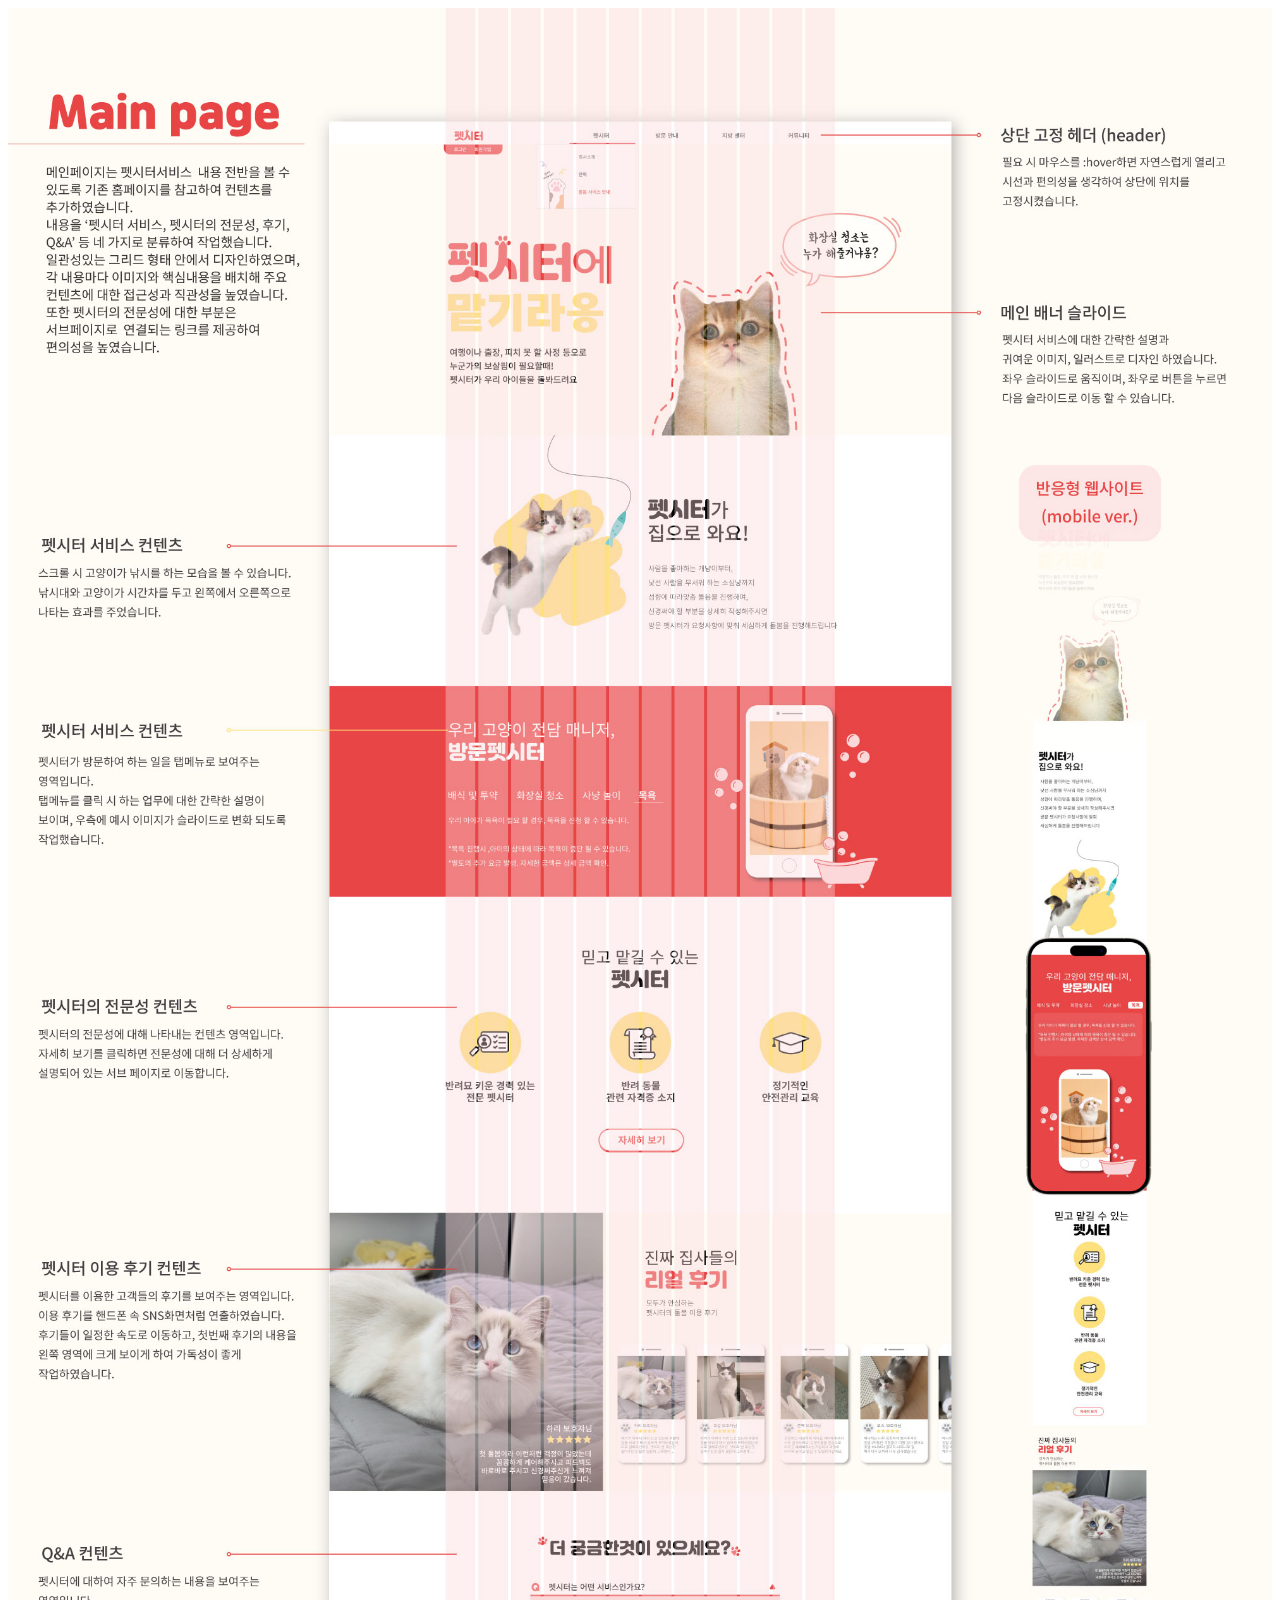
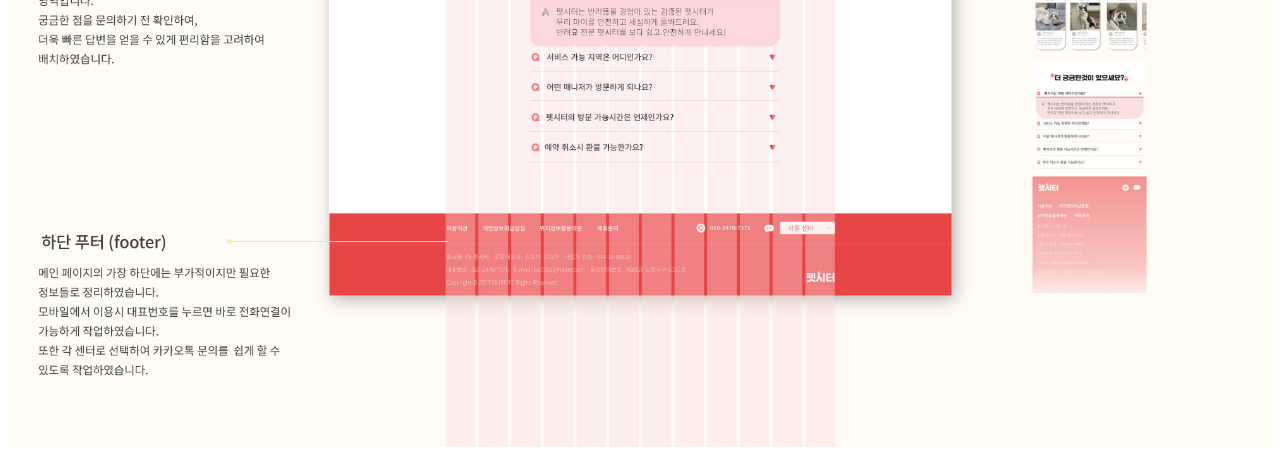
<file: projectsDesign.html>
<!DOCTYPE html>
<html lang="en">
<head>
    <meta charset="UTF-8">
    <meta name="viewport" content="width=device-width, initial-scale=1.0">
    <title>펫시터 디자인 기획</title>
    <style>
        .wrap{
            width: 100%;
            line-height: 0;
        }
        img{width: 100%;}
        /* .wrap:-webkit-scrollbar{
            width: 8px;
        }
        .wrap::-webkit-scrollbar-thumb {
            background: #E84545;
        }
        .wrap::-webkit-scrollbar-track {
            background: #FFF;
        } */
    </style>
</head>
<body>
    <div class="wrap">
        <img src="./img/redesignProject.jpg" alt="펫시터 디자인 기획 입니다.">
    </div>
</body>
</html>
</file>
<file: css/color.css>
:root {
    --mainbgcolor : #181818;
    --bgcolor1 : #333333;
    --bgcolor2 : #2D2E2E;
    --bgcolor3 : #373737;
    --bgcolor4 : #1f1f1f;
    --bgcolor5 : #181818;
    --bordercolor : #454545;
    --headerfontcolor : #bcbcbc;
    --pointcolor1 : #2a78d700;
    --pointcolor2 : #2a78d7;
    --pcolor1 : #619DD8;
    --pcolor2 : #A4DCFF;
    --pcolor3 : #F7894B;
    --pcolor4 : #FFDC8F;
    --pcolor5 : #FBD610;
    --pcolor6 : #95CEA7;
    
}
</file>
<file: css/style.css>
*{margin: 0;padding: 0;box-sizing: border-box;}
ul,ol{list-style: none;}
h1,h2,h3,h4,h5,h6{font-size: inherit;font-weight: inherit;}
b,strong{font-weight: inherit}
i,em,address{text-decoration: none;font-style: inherit;}
a{color: inherit;text-decoration: none;}
img{max-width: 100%;}

@import url(//fonts.googleapis.com/earlyaccess/nanumgothiccoding.css);
/* common */
html{
    background: var(--mainbgcolor);
    font-family: 'Source Sans 3', sans-serif;
    font-size: 14px;
    color: #fff;
}
/*  */
.wrap{
    display: flex;
    flex-direction: column;
    justify-content: space-between;
    width: 100vw; /* 변경된 부분 */
    height: 100vh;
    overflow-x: hidden;
}
.wrap main{
    /* flex: 1; */
    width: 100%;
    height: 100%;
    display: flex;
}
.sideBar{
    height: 100%;
    width: 50px;
    border-right: 1px solid var(--bordercolor);
}
.explorer{
    height: 100%;
    width: 200px;
    border-right: 1px solid var(--bordercolor);
}
.main_Layout{
    height: 100%;
    flex: 1;
}
footer{
    width: 100%;
    height: 25px;
    border-top: 1px solid var(--bordercolor);
}

/* header */
header{
    width: 100%;
    height: 30px;
    border-bottom: 1px solid var(--bordercolor);
    display: flex;
    justify-content: space-between;
    align-items: center;
    color:  var(--headerfontcolor);
}
header .windowBar{
    display: flex;
}
header .windowBar h1 a{
    display: block;
    width: 20px;
    height: 20px;
    margin: 0 7px;
}
header .windowBar img{
    width: 100%;
    height: 100%;
    object-fit: contain;
}
header .windowBar ul{
    display: flex;
}
header .windowBar ul a{
    display: block;
    margin: 0 7px;
}
header .windowDeco ul{
    display: flex;
}
header .windowDeco ul a{
    display: flex;
    justify-content: center;
    align-items: center;
    height: 30px;
    width: 50px;
}
header .windowDeco .windowBar_icon1:hover,.windowBar_icon2:hover{
    background: #373737;
}
header .windowDeco .windowBar_icon3:hover{
    background: #de081b;
}

/* sideBar */
.sideBar{
    display: flex;
    flex-direction: column;
    justify-content: space-between;
    align-items: center;
    background: var(--bgcolor5);
}
.sideBar>ul>li>a{
    display: block;
    width: 50px;
    height: 50px;
    padding: 10px;
    border-left: 2px solid var(--pointcolor1);
    position: relative;
}
.sideBar>ul>li.on>a{
    border-left: 2px solid var(--pointcolor2);
}
.sideBar>ul>li.on>a .st0{
    stroke: #fff;
}
.sideBar>ul>li>a .st0{
    stroke: #666666;
    fill: none;
    stroke-width: 2px;
    stroke-linejoin: round;
}
.sideBar>ul>li>a:hover .st0{
    stroke: #fff;
}
.sideBar>ul>li>a:hover .hiddenName{opacity: 1;}
.sideBar>ul>li>a:hover .hiddenName::after{opacity: 1;}
.hiddenName.a{width: 110px;}
.hiddenName{
    opacity: 0;
    position: absolute;
    margin-left: 40px;
    width: 80px;
    height: 30px;
    background: var(--bgcolor1);
    border-radius: 10px;
    top: 10px;
    display: flex;
    align-items: center;
    transition: all .2s ease 0s;
    pointer-events: none;
}
.hiddenName:after {
    opacity: 0;
    border-top: 8px solid var(--bgcolor1);
    border-left: 11px solid transparent;
    border-right: 0px solid transparent;
    border-bottom: 0px solid transparent;
    content: "";
    position: absolute;
    top: 10px;
    left: -10px;
    transition: all .2s ease 0s;
    pointer-events: none;
}
.hiddenName p{
    padding-left: 10px;
}

/* explorer */
.explorer h3{
    padding: 10px 20px;
    display: flex;
    justify-content: space-between;
    font-weight: 300;
}
.explorer h3 span{
    cursor: pointer;
    display: block;
    border-radius: 3px;
    padding: 0 5px;
}
.explorer h3 span:hover{
    background: var(--bgcolor2);
}
.explorer>ul>li>a{
    display: flex;
    align-items: center;
    font-size: 17px;
    padding: 3px 0 10px;
}
.explorer>ul>li>a>svg{
    width: 12px;
    height: 12px;
    margin: 0 5px;
    transition: all .3s ease 0s;
}
.explorer>ul>li>a .menuSVG{
    stroke: #fff;
    fill: none;
}
.portfolioList.close{display: none;}
.portfolioList.open{display: block;}
.portfolioList a{
    padding: 5px 10px;
    display: flex;
    align-items: center;
    transition: all .2s ease 0s;
}
.portfolioList a:hover{
    background: var(--bgcolor3);
}
.portfolioList li.active a{
    background: var(--bgcolor3);
}
.portfolioList img{
    width: 15px;
    height: 15px;
    object-fit: contain;
    margin-right: 6px;
}
/* main_Layout */
.main_Layout {
    height: 100%;
    flex: 1;
    overflow-y: hidden;
}
.mainTabDiv {
    overflow-x: auto;
    white-space: nowrap;
    display: flex;
    width: 100%;
}
.main_Layout,
.wrap main {
    overflow-x: auto;
}
.mainTab {
    white-space: nowrap;
    overflow-x: auto;
    display: flex;
    flex-wrap: nowrap;
    width: fit-content;
}
/* scrollbar */
.mainTab::-webkit-scrollbar {
    height: 8px;
    width: 8px; 
}
.mainTab::-webkit-scrollbar-thumb {
    background: #979797;
}
.mainTab::-webkit-scrollbar-track {
    background: var(--bgcolor3);
}
/*  */
.mainTab li {
    border-right: 1px solid var(--bordercolor);
}
.mainTab li:last-child {
    border-right: none;
}
.mainTab a {
    display: flex;
    align-items: center;
    padding: 8px 16px;
    font-size: 13px;
    color: var(--headerfontcolor);
}
.mainTab li.active a {
    border-bottom: 0;
    background: #1f1f1f;
    color: #fff;
    border-top: 1.5px solid var(--pointcolor2);
}
.mainTab img {
    width: 15px;
    height: 15px;
    object-fit: contain;
    margin-right: 6px;
}
.mainTab>li:last-of-type{
    flex: 1;
    border-bottom: 1px solid var(--bordercolor);
}
.mainTab a{
    height: 100%;
    display: flex;
    align-items: center;
    border-right: 1px solid var(--bordercolor);
    border-bottom: 1px solid var(--bordercolor);
    padding: 8px 16px;
    font-size: 13px;
    color: #bcbcbc;
}
.mainTab li.active a{
    border-bottom: 0px;
    background: var(--bgcolor4);
    color: #fff;
    border-top: 1.5px solid var(--pointcolor2);
}
.mainTab img{
    width: 15px;
    height: 15px;
    object-fit: contain;
    margin-right: 6px;
}

/* .mainContent */
.mainContent{
    background-color:  var(--bgcolor4);
    width: calc(100%);
    height: calc(100% - 35px);
    margin-right: -8px; 
    font-family: 'JetBrains Mono', 'Nanum Gothic Coding';
}
.mainContentList{
    width: 100%;
    height: 100%;
    position: relative;
}
.mainContentList>li.active{
    opacity: 1;
    pointer-events: auto;
}
.mainContentList>li{
    opacity: 0;
    pointer-events: none;
    width: 100%;
    height: 100%;
    position: absolute;
    top: 0;
    left: 0;
    padding: 20px;
    overflow-y: auto;
}
/* scrollbar */
.mainContentList>li::-webkit-scrollbar {
    height: 8px; 
    width: 8px; 
}
.mainContentList>li::-webkit-scrollbar-thumb {
    background: #979797;
}
.mainContentList>li::-webkit-scrollbar-track {
    background: var(--bgcolor3);
}
/* welcome */
.welcome{
    display: flex;
    flex-direction: column;
    justify-content: center;
    align-items: center;
}
.welcomeImg{
    width: 50%;
    max-width: 360px;
}
.welcomeImg img{
    width: 100%;
    height: 100%;
    object-fit: contain;
}
.typing-txt{display: none;}
.typing{  
    font-size: 35px;
    margin-top: 40px;
    text-align: center;
    height: 150px;
}
.typing ul li.on {  
    display: inline-block; 
    animation-name: cursor; 
    animation-duration: 0.3s; 
    animation-iteration-count: infinite; 
} 
@keyframes cursor{ 
    0%{border-right: 1px solid #fff} 
    50%{border-right: 1px solid #000} 
    100%{border-right: 1px solid #fff} 
}
.welcomeAbout:hover{
    transform: translateY(-5px);
}
.welcomeAbout{
    background: var(--pointcolor2);
    cursor: pointer;
    font-size: 25px;
    padding: 8px 30px;
    margin-top: 25px;
    border-radius: 10px;
    transition: all .3s ease 0s;
}
/* Projects */
.mainContentList>li>h2{
    font-size: 25px;
    font-weight: 500;
    margin-bottom: 20px;
}
.projects_Lists{
    display: grid;
    grid-template-columns: repeat(3,1fr);
    grid-gap: 2em;
}
.projects_Lists>li{
    background: var(--mainbgcolor);
    overflow: hidden;
    border-radius: 10px;
}
.projects_Lists>li:hover{
    box-shadow: 0px 0px 15px #000000
}
.projects_Lists>li:hover img{
    transform: scale(1.05);
    filter: grayscale(0);

}
.projects_Lists>li img{
    transition: all .3s ease 0s;
    filter: grayscale(0.5);
}
.projects_img{
    line-height: 0;
    overflow: hidden;
}
.projects_txt{
    padding: 20px;
    display: flex;
    flex-direction: column;
    word-break:keep-all;

}
.projects_txt>h3{
    font-size: 20px;
    font-weight: 500;
    margin-bottom: 12px;
}
.projects_txt>p{
    min-height:60px;
}
.projects_txt>div{
    font-size: 17px;
}
.projects_txt>div>span{
    display: inline-block;
    margin-right: 10px;
    margin-top: 7px;
    color: var(--headerfontcolor);
}
.projects_direct{
    display: grid;
    grid-template-columns: repeat(2,1fr);
    grid-gap: 1em;
}
.projects_direct>a{
    margin-top: 25px;
    display: flex;
    justify-content: center;
    align-items: center;
    border: 2px solid  var(--pointcolor2);
    padding: 0.5rem;
    border-radius: 1.5rem;
    transition: all .3s ease 0s ;
}
.projects_direct>a:hover{
    background: var(--pointcolor2);
}
.projects_design{
    width: 100%;
    margin-top: 25px;
    display: flex;
    justify-content: center;
    align-items: center;
    border: 2px solid var(--pointcolor2);
    padding: 0.5rem;
    border-radius: 1.5rem;
    transition: all .3s ease 0s ;
}
.projects_design:hover{
    background: var(--pointcolor2);
}
/* popup */
.popupContent{
    display: grid;
    grid-template-columns: repeat(4,1fr);
    grid-gap: 2em;
}
.card_wrap{
    position: relative;
    width: 100%;
    aspect-ratio: 1/1;
    margin: 50px auto;
    border-radius: 20px;
    perspective: 500px;
    cursor: pointer;
}
.card_wrap .card {
    width: 100%;
    height: 100%;
    transition: all .5s;
    transform-style: preserve-3d;
}
.card_wrap:hover .card {
    transform: rotateY(180deg);
}
.card_wrap .card > div {
    position: absolute;
    top: 0;
    left: 0;
    display: flex;
    justify-content: center;
    align-items: center;
    width: 100%;
    height: 100%;
    font-size: 20px;
    border-radius: 20px;
    overflow: hidden;
    backface-visibility: hidden;
}
.card_wrap .card .card_front {
    z-index: 10;
}
.card_wrap .card .card_back {
    background-color: var(--mainbgcolor);
    z-index: 5;
    transform: rotateY(180deg);
    color: #fff;
    border: 1px solid var(--pointcolor2)   ;
    flex-direction: column;
    align-items:flex-start;
    padding: 2rem;
    word-break:keep-all;
}
.card_back>h5{
    margin-bottom: 20px;
    font-weight: 600;
    /* font-style: italic; */
}
/* banner */
.bannerLists{
    display: grid;
    grid-template-columns: repeat(2,1fr);
    grid-gap: 2em;
}
.bannerLists>li{
    background: var(--mainbgcolor);
    overflow: hidden;
    border-radius: 10px;
    transform: translateY(5px);
    transition: all .3s ease 0s;
}
.bannerLists>li:hover{
    transform: translateY(0px);
    box-shadow: 0px 0px 15px #000000;

}
.bannerImg{
    line-height: 0;
}
.bannerLists>li .bannerTxt{
    padding: 20px;
}
.bannerLists>li .bannerTxt h4{
    font-size: 20px;
    margin-bottom: 10px;
    word-break:keep-all;
}
/* contact */
.contact{
    /* display: flex;
    flex-direction: column; */
}
.contact.active .contactImg{
    transform: scale(1);
    opacity: 1;
}
.contactImg{
    /* align-self: center; */
    width: 20vw;
    aspect-ratio: 1/1;
    border-radius: 50%;
    background: #FFFFCC;
    transform: scale(0);
    opacity: 0;
    transition: all .5s ease 0s;
    position: relative;
    margin: 50px  auto;
}
.contact.active .contactImg>img{
    opacity: 1;
}
.contactImg>img{
    position: absolute;
    top: 50%;
    left: 50%;
    transform: translate(-50%,-50%);
    height: 100%;
    aspect-ratio: 1/1;
    object-fit: contain;
    opacity: 0;
    transition: all .5s ease .5s;
}
.contact.active .contactTxtBox{
    opacity: 1;
}
.contactTxtBox{
    position: relative;
    width: 100%;
    height: 100%;
    opacity: 0;
    transition: all .5s ease 1s;
    animation: About_rotate 40s linear infinite
}
@keyframes About_rotate {
    0% {
        transform: rotate(0deg);
    }
    100% {
        transform: rotate(1turn);
    }
}
.contactTxtBox svg{
    position: absolute;
    top: 50%;
    left: 50%;
    transform: translate(-50%,-50%);
    width: 30vw;
    fill: #F2A900;
}
.contactTxt{
    font-size: 20px;
}
.contactTxt>div{
    line-height: 1.7em;
    display: flex;
}
.contactTxt i{
    color:#808080;
    width: 30px;
    display: flex;
    align-items: center;
}
.contactTxt .c1{color: var(--pcolor1);}
.contactTxt .c2{color: var(--pcolor2);}
.contactTxt .c3{color: var(--pcolor3);}
.contactTxt .css1{color: var(--pcolor4);}
.contactTxt .css2{color: var(--pcolor5);}
.contactTxt .css3{color: var(--pcolor6);}

.contactTxt .dep2{padding-left: 30px;}

.contactTxt a:hover{
    text-decoration: underline;
}



/* about */
.aboutTxt{
    font-size: 20px;
}
.aboutTxt>div{
    line-height: 1.7em;
    display: flex;
}
.aboutTxt i{
    color:#808080;
    width: 30px;
    display: flex;
    align-items: center;
}
.aboutTxt .c1{color: var(--pcolor1);}
.aboutTxt .c2{color: var(--pcolor2);}
.aboutTxt .c3{color: var(--pcolor3);}

.aboutTxt .dep2{padding-left: 30px;}
.aboutTxt .dep3{padding-left: 60px;}
.aboutTxt .dep4{padding-left: 90px;}

/* setting */
.settingUl{
    display: grid;
    grid-template-columns: repeat(2,1fr);
    grid-gap: 2em;
    height: 80%;
    
}
.settingUl>li{
    display: flex;
    flex-direction: column;
    justify-content: center;
    align-items: center;
}
.settingUl>li>p{
    margin-top: 30px;
    font-size: 25px;
}
.settingUl>li>b:hover{
    transform: translateY(-5px);
}
.settingUl>li>b{
    margin-top: 20px;
    font-size: 17px;
    padding: 5px 15px;
    background: var(--pointcolor2);
    cursor: pointer;
    transition: all .3s ease 0s;
}


/* footer */
footer{
    display: flex;
    justify-content: space-between;
    align-items: center;
}
footer img{
    width: 13px;
    height: 13px;
    object-fit: contain;
}
.f_left{
    display: flex;
    align-items: center; 
    height: 100%;
}
.f_left>div{
    width: 35px;
    height: 100%;
    display: flex;
    align-items: center;
    justify-content: center;
    background: var(--pointcolor2);
}
.f_left>ul{
    height: 100%;
    display: flex;
    align-items: center;
}
.f_left>ul>li{
    padding-left:6px;
    display: flex;
    align-items: center;
    justify-content: center;
}
.f_right{
    display: flex;
    align-items: center; 
    height: 100%;
    padding-right: 10px;
}
</file>
<file: css/tab.css>
@media (min-width:768px) and (max-width:1120px){
    .Projects .projects_Lists{
        grid-template-columns: repeat(2,1fr);
    }
    .banner .bannerLists{
        grid-template-columns: repeat(1,1fr);
    }
    .popup .popupContent{
        grid-template-columns: repeat(3,1fr);
    }










}
</file>
<file: css/mobile.css>
@media (max-width:767px){
    .windowBar .windowBar_list{display: none;}
    .explorer{display: none;}
    .Projects .projects_Lists{
        grid-template-columns: repeat(1,1fr);
    }
    .banner .bannerLists{
        grid-template-columns: repeat(1,1fr);
    }
    .popup .popupContent{
        grid-template-columns: repeat(1,1fr);
    }
    .setting .settingUl{
        grid-template-columns: repeat(1,1fr);
    }
    .welcome .welcomeAbout{
        margin-top: 60px;
    }
    .contact .contactImg{
        width: 50vw;
    }
    .contact .contactTxtBox svg {
        width: 70vw;
    }
    .about .aboutTxt {
        font-size: 16px;
    }

}
</file>
